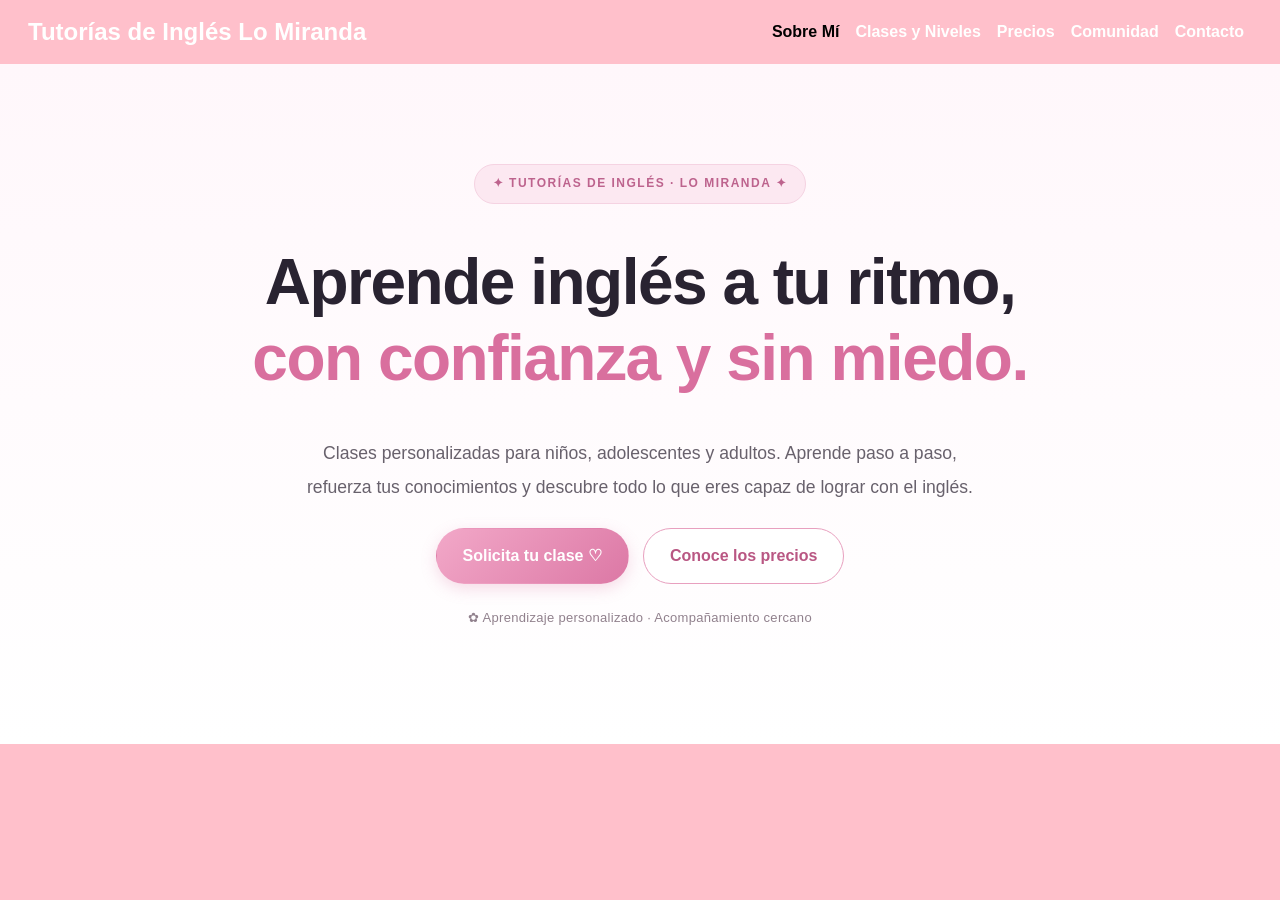
<file: index.html>
<!DOCTYPE html>
<html lang="es">
<head>
    <meta charset="UTF-8">
    <meta name="viewport" content="width=device-width, initial-scale=1.0">
    <title>Tutorías de Inglés | Lo Miranda</title>
    <link href="https://cdn.jsdelivr.net/npm/bootstrap@5.3.8/dist/css/bootstrap.min.css" 
    rel="stylesheet">
    <link rel="stylesheet" href="styles.css">

</head>
<body>

<!-- NAVBAR -->

<nav class="navbar navbar-expand bg-1">
  <div class="container-fluid">
    <a class="navbar-brand" href="#">Tutorías de Inglés Lo Miranda</a>
    <div class="nav-overflow" data-bs-toggle="nav-overflow">
      <ul class="nav navbar-nav">
        <li class="nav-item">
          <a class="nav-link active" aria-current="page" href="sobre-mi.html">Sobre Mí</a>
        </li>
        <li class="nav-item">
          <a class="nav-link" href="clases-y-niveles.html">Clases y Niveles</a>
        </li>
        <li class="nav-item">
          <a class="nav-link" href="precios.html">Precios</a>
        </li>
        <li class="nav-item">
          <a class="nav-link" href="comunidad.html">Comunidad</a>
        </li>
        <li class="nav-item">
          <a class="nav-link" href="contacto.html">Contacto</a>
        </li>
      </ul>
    </div>
  </div>
</nav>


<!-- PORTADA PRINCIPAL -->
<section class="hero-tutorias container-fluid py-5">
    <div class="container">
        <div class="row justify-content-center text-center">
            <div class="col-lg-9 col-md-11">

                <span class="hero-etiqueta">
                    ✦ TUTORÍAS DE INGLÉS · LO MIRANDA ✦
                </span>

                <h1 class="hero-titulo mt-4">
                    Aprende inglés a tu ritmo,
                    <span>con confianza y sin miedo.</span>
                </h1>

                <p class="hero-descripcion mt-4">
                    Clases personalizadas para niños, adolescentes
                    y adultos. Aprende paso a paso, refuerza tus
                    conocimientos y descubre todo lo que eres capaz
                    de lograr con el inglés.
                </p>

                <div class="hero-botones mt-4">
                    <a href="contacto.html" class="btn-solid theme-primary">
                        Solicita tu clase ♡
                    </a>

                    <a href="precios.html" class="btn-secundario">
                        Conoce los precios
                    </a>
                </div>

                <p class="hero-nota mt-4">
                    ✿ Aprendizaje personalizado · Acompañamiento cercano
                </p>

            </div>
        </div>
    </div>
</section>


<script type="module" 
src="https://cdn.jsdelivr.net/npm/bootstrap@5.3.8/dist/js/bootstrap.bundle.min.js" 
integrity="sha384-1a/pXj49ZQ1aHEmrJ+gMw1otqoVsYwlEnlD8mIfY2TV03r20Y0CN7uqx1tQogjPL" 
crossorigin="anonymous"></script>
</body>
</html>
</file>
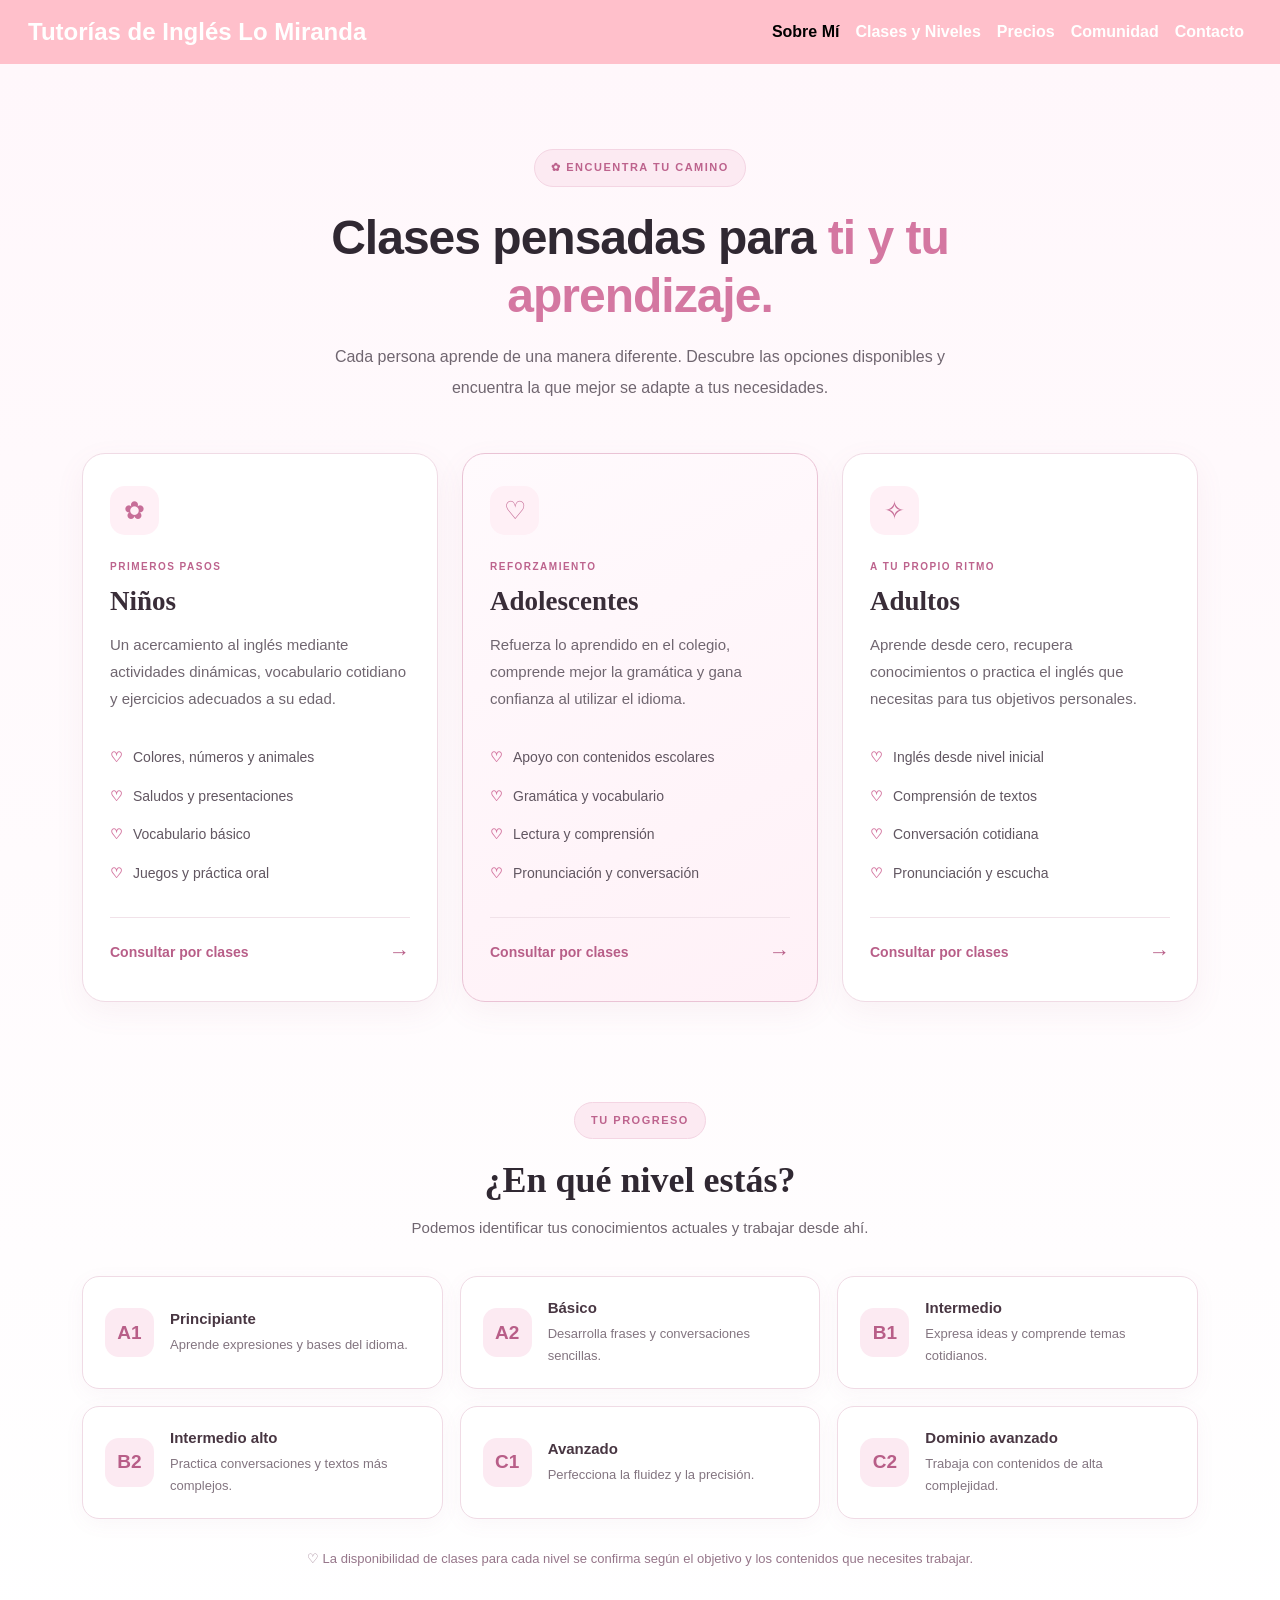
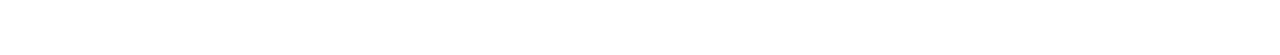
<file: clases-y-niveles.html>
<!DOCTYPE html>
<html lang="es">
<head>
    <meta charset="UTF-8">
    <meta name="viewport" content="width=device-width, initial-scale=1.0">
    <title>Tutorías de Inglés | Lo Miranda</title>
     <link href="https://cdn.jsdelivr.net/npm/bootstrap@5.3.8/dist/css/bootstrap.min.css" 
    rel="stylesheet">
    <link rel="stylesheet" href="clases-y-niveles.css">
</head>
<body>
    
    <!-- NAVBAR -->

<nav class="navbar navbar-expand bg-1">
  <div class="container-fluid">
    <a class="navbar-brand" href="index.html">Tutorías de Inglés Lo Miranda</a>
    <div class="nav-overflow" data-bs-toggle="nav-overflow">
      <ul class="nav navbar-nav">
        <li class="nav-item">
          <a class="nav-link active" aria-current="page" href="sobre-mi.html">Sobre Mí</a>
        </li>
        <li class="nav-item">
          <a class="nav-link" href="clases-y-niveles.html">Clases y Niveles</a>
        </li>
        <li class="nav-item">
          <a class="nav-link" href="precios.html">Precios</a>
        </li>
        <li class="nav-item">
          <a class="nav-link" href="comunidad.html">Comunidad</a>
        </li>
        <li class="nav-item">
          <a class="nav-link" href="contacto.html">Contacto</a>
        </li>
      </ul>
    </div>
  </div>
</nav>


<!-- =================================
     SECCIÓN CLASES Y NIVELES
================================== -->

<section id="clases" class="clases-section">
    <div class="container">

        <div class="clases-encabezado">
            <span class="clases-etiqueta">
                ✿ ENCUENTRA TU CAMINO
            </span>

            <h2 class="clases-titulo">
                Clases pensadas para
                <span>ti y tu aprendizaje.</span>
            </h2>

            <p class="clases-descripcion">
                Cada persona aprende de una manera diferente.
                Descubre las opciones disponibles y encuentra
                la que mejor se adapte a tus necesidades.
            </p>
        </div>

        <div class="row g-4 clases-grid">

            <!-- CLASES PARA NIÑOS -->
            <div class="col-12 col-md-6 col-lg-4">
                <article class="clase-card">
                    <div class="clase-icono">✿</div>

                    <span class="clase-categoria">
                        PRIMEROS PASOS
                    </span>

                    <h3>Niños</h3>

                    <p>
                        Un acercamiento al inglés mediante
                        actividades dinámicas, vocabulario
                        cotidiano y ejercicios adecuados
                        a su edad.
                    </p>

                    <ul>
                        <li>Colores, números y animales</li>
                        <li>Saludos y presentaciones</li>
                        <li>Vocabulario básico</li>
                        <li>Juegos y práctica oral</li>
                    </ul>

                    <a href="#contacto" class="clase-enlace">
                        Consultar por clases
                        <span>→</span>
                    </a>
                </article>
            </div>

            <!-- CLASES PARA ADOLESCENTES -->
            <div class="col-12 col-md-6 col-lg-4">
                <article class="clase-card clase-destacada">
                    <div class="clase-icono">♡</div>

                    <span class="clase-categoria">
                        REFORZAMIENTO
                    </span>

                    <h3>Adolescentes</h3>

                    <p>
                        Refuerza lo aprendido en el colegio,
                        comprende mejor la gramática y gana
                        confianza al utilizar el idioma.
                    </p>

                    <ul>
                        <li>Apoyo con contenidos escolares</li>
                        <li>Gramática y vocabulario</li>
                        <li>Lectura y comprensión</li>
                        <li>Pronunciación y conversación</li>
                    </ul>

                    <a href="#contacto" class="clase-enlace">
                        Consultar por clases
                        <span>→</span>
                    </a>
                </article>
            </div>

            <!-- CLASES PARA ADULTOS -->
            <div class="col-12 col-md-6 col-lg-4">
                <article class="clase-card">
                    <div class="clase-icono">✧</div>

                    <span class="clase-categoria">
                        A TU PROPIO RITMO
                    </span>

                    <h3>Adultos</h3>

                    <p>
                        Aprende desde cero, recupera conocimientos
                        o practica el inglés que necesitas
                        para tus objetivos personales.
                    </p>

                    <ul>
                        <li>Inglés desde nivel inicial</li>
                        <li>Comprensión de textos</li>
                        <li>Conversación cotidiana</li>
                        <li>Pronunciación y escucha</li>
                    </ul>

                    <a href="#contacto" class="clase-enlace">
                        Consultar por clases
                        <span>→</span>
                    </a>
                </article>
            </div>

        </div>

        <!-- NIVELES -->
        <div class="niveles-bloque">
            <div class="niveles-encabezado">
                <span class="clases-etiqueta">
                    TU PROGRESO
                </span>

                <h3>¿En qué nivel estás?</h3>

                <p>
                    Podemos identificar tus conocimientos
                    actuales y trabajar desde ahí.
                </p>
            </div>

            <div class="niveles-grid">

                <article class="nivel-card">
                    <span class="nivel-letra">A1</span>
                    <div>
                        <h4>Principiante</h4>
                        <p>Aprende expresiones y bases del idioma.</p>
                    </div>
                </article>

                <article class="nivel-card">
                    <span class="nivel-letra">A2</span>
                    <div>
                        <h4>Básico</h4>
                        <p>Desarrolla frases y conversaciones sencillas.</p>
                    </div>
                </article>

                <article class="nivel-card">
                    <span class="nivel-letra">B1</span>
                    <div>
                        <h4>Intermedio</h4>
                        <p>Expresa ideas y comprende temas cotidianos.</p>
                    </div>
                </article>

                <article class="nivel-card">
                    <span class="nivel-letra">B2</span>
                    <div>
                        <h4>Intermedio alto</h4>
                        <p>Practica conversaciones y textos más complejos.</p>
                    </div>
                </article>

                <article class="nivel-card">
                    <span class="nivel-letra">C1</span>
                    <div>
                        <h4>Avanzado</h4>
                        <p>Perfecciona la fluidez y la precisión.</p>
                    </div>
                </article>

                <article class="nivel-card">
                    <span class="nivel-letra">C2</span>
                    <div>
                        <h4>Dominio avanzado</h4>
                        <p>Trabaja con contenidos de alta complejidad.</p>
                    </div>
                </article>

            </div>

            <p class="niveles-nota">
                ♡ La disponibilidad de clases para cada nivel
                se confirma según el objetivo y los contenidos
                que necesites trabajar.
            </p>
        </div>

    </div>
</section>



<script type="module" 
src="https://cdn.jsdelivr.net/npm/bootstrap@5.3.8/dist/js/bootstrap.bundle.min.js" 
integrity="sha384-1a/pXj49ZQ1aHEmrJ+gMw1otqoVsYwlEnlD8mIfY2TV03r20Y0CN7uqx1tQogjPL" 
crossorigin="anonymous"></script>
</body>
</html>
</file>
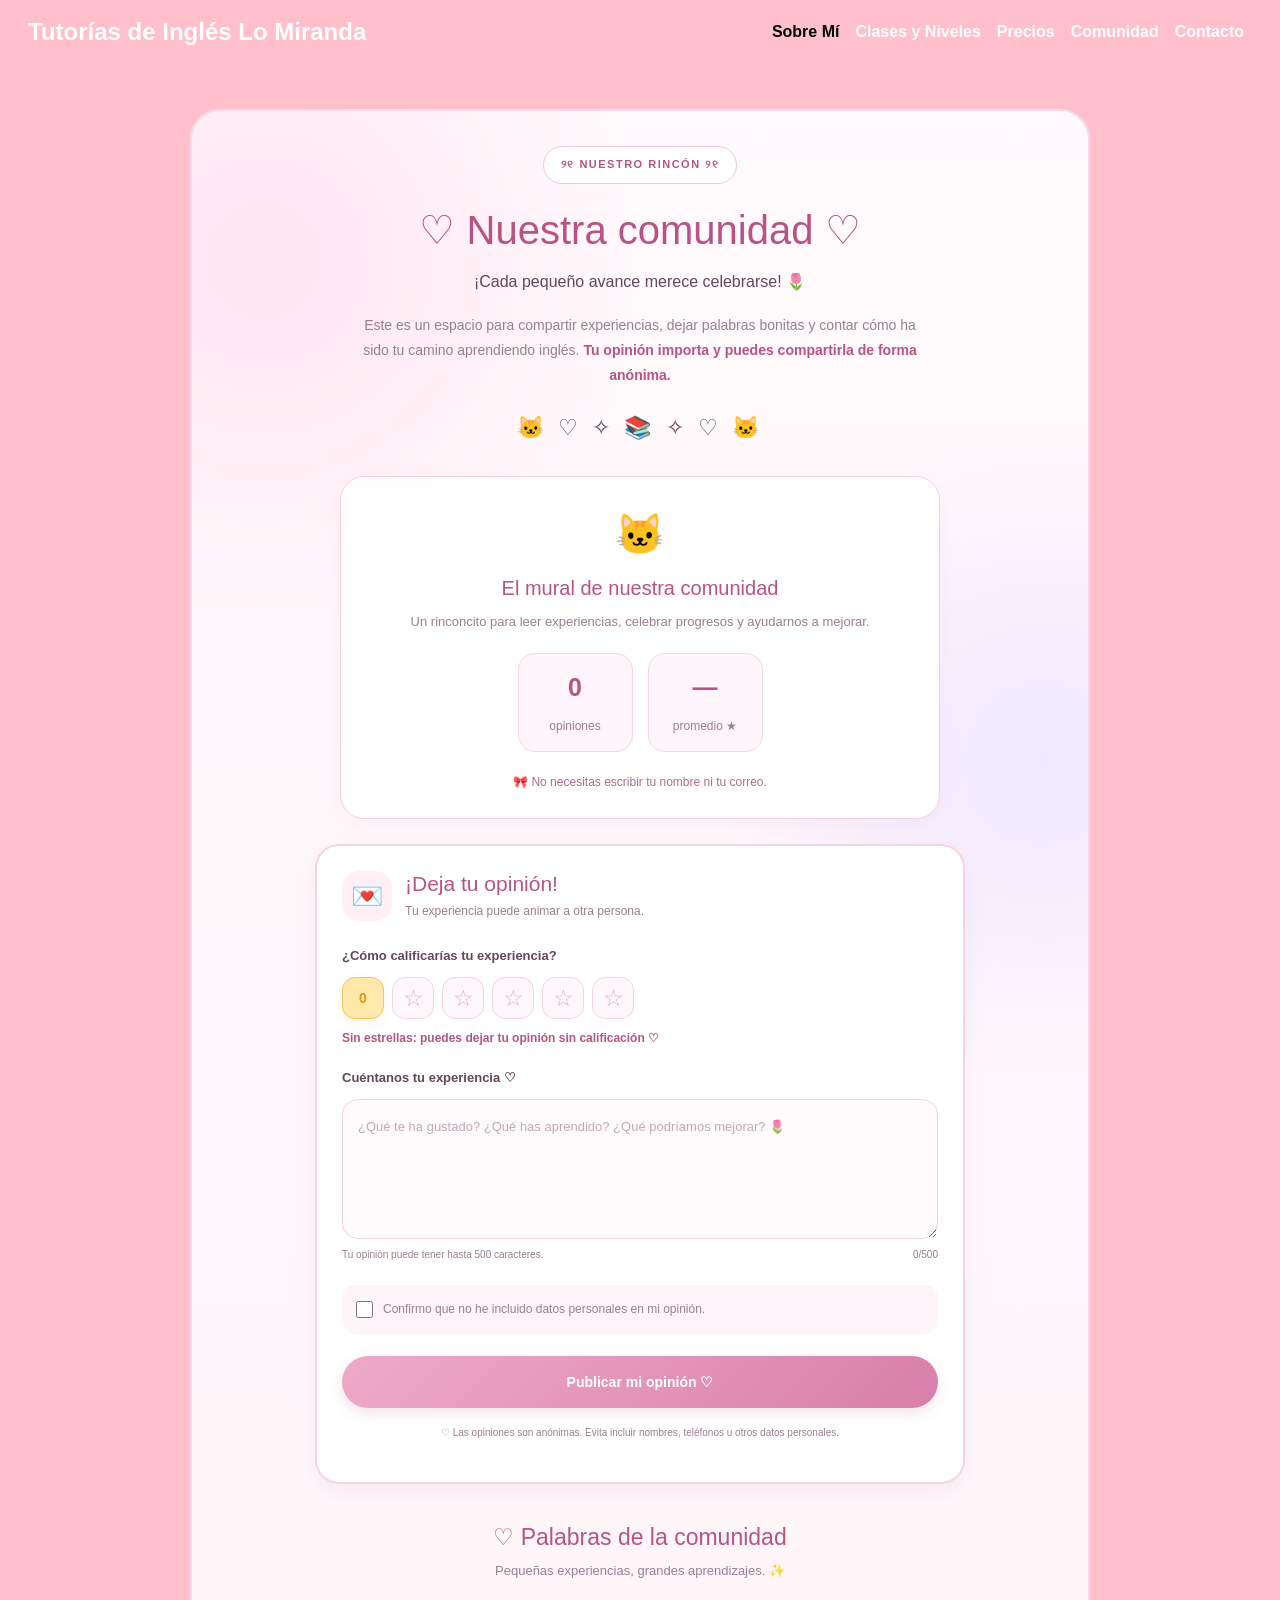
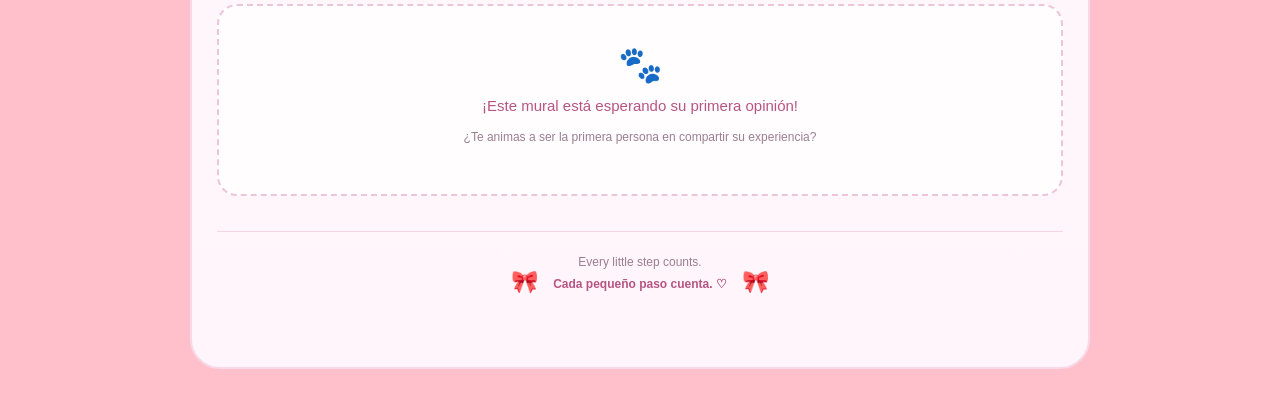
<file: comunidad.html>
<!DOCTYPE html>
<html lang="es">
<head>
    <meta charset="UTF-8">
    <meta name="viewport" content="width=device-width, initial-scale=1.0">
    <title>Tutorías de Inglés | Lo Miranda</title>
     <link href="https://cdn.jsdelivr.net/npm/bootstrap@5.3.8/dist/css/bootstrap.min.css" 
    rel="stylesheet">
    <link rel="stylesheet" href="comunidad.css">
    <link rel="stylesheet" href="comunidad.js">
</head>
<body>
    
    <!-- NAVBAR -->

<nav class="navbar navbar-expand bg-1">
  <div class="container-fluid">
    <a class="navbar-brand" href="index.html">Tutorías de Inglés Lo Miranda</a>
    <div class="nav-overflow" data-bs-toggle="nav-overflow">
      <ul class="nav navbar-nav">
        <li class="nav-item">
          <a class="nav-link active" aria-current="page" href="sobre-mi.html">Sobre Mí</a>
        </li>
        <li class="nav-item">
          <a class="nav-link" href="clases-y-niveles.html">Clases y Niveles</a>
        </li>
        <li class="nav-item">
          <a class="nav-link" href="precios.html">Precios</a>
        </li>
        <li class="nav-item">
          <a class="nav-link" href="comunidad.html">Comunidad</a>
        </li>
        <li class="nav-item">
          <a class="nav-link" href="contacto.html">Contacto</a>
        </li>
      </ul>
    </div>
  </div>
</nav>


<!-- COMUNIDAD -->
<section class="comunidad" id="comunidad">

    <div class="comunidad-encabezado">
        <span class="comunidad-etiqueta">୨୧ NUESTRO RINCÓN ୨୧</span>

        <h2>♡ Nuestra comunidad ♡</h2>

        <p>
            ¡Cada pequeño avance merece celebrarse! 🌷
        </p>

        <p class="comunidad-intro">
            Este es un espacio para compartir experiencias,
            dejar palabras bonitas y contar cómo ha sido tu
            camino aprendiendo inglés.
            <strong>Tu opinión importa y puedes compartirla de forma anónima.</strong>
        </p>

        <div class="comunidad-decoracion">
            🐱 ♡ ✧ 📚 ✧ ♡ 🐱
        </div>
    </div>

    <!-- RESUMEN DE OPINIONES -->
    <div class="comunidad-resumen">

        <div class="resumen-gatito">🐱</div>

        <h3>El mural de nuestra comunidad</h3>

        <p>
            Un rinconcito para leer experiencias,
            celebrar progresos y ayudarnos a mejorar.
        </p>

        <div class="comunidad-estadisticas">
            <div class="estadistica">
                <span id="total-opiniones">0</span>
                <small>opiniones</small>
            </div>

            <div class="estadistica">
                <span id="promedio-estrellas">—</span>
                <small>promedio ★</small>
            </div>
        </div>

        <p class="comunidad-privacidad">
            🎀 No necesitas escribir tu nombre ni tu correo.
        </p>

    </div>

    <!-- FORMULARIO -->
    <div class="opinion-formulario">

        <div class="formulario-titulo">
            <span>💌</span>
            <div>
                <h3>¡Deja tu opinión!</h3>
                <p>Tu experiencia puede animar a otra persona.</p>
            </div>
        </div>

        <form id="form-opinion">

            <label class="etiqueta-campo">
                ¿Cómo calificarías tu experiencia?
            </label>

            <div class="selector-estrellas"
                 role="radiogroup"
                 aria-label="Calificación de 0 a 5 estrellas">

                <button type="button" class="estrella"
                    data-valor="0" aria-pressed="true"
                    aria-label="0 estrellas">0</button>

                <button type="button" class="estrella"
                    data-valor="1" aria-pressed="false"
                    aria-label="1 estrella">★</button>

                <button type="button" class="estrella"
                    data-valor="2" aria-pressed="false"
                    aria-label="2 estrellas">★</button>

                <button type="button" class="estrella"
                    data-valor="3" aria-pressed="false"
                    aria-label="3 estrellas">★</button>

                <button type="button" class="estrella"
                    data-valor="4" aria-pressed="false"
                    aria-label="4 estrellas">★</button>

                <button type="button" class="estrella"
                    data-valor="5" aria-pressed="false"
                    aria-label="5 estrellas">★</button>

            </div>

            <p id="texto-calificacion" class="texto-calificacion">
                Aún no has seleccionado una calificación ♡
            </p>

            <label for="opinion-texto" class="etiqueta-campo">
                Cuéntanos tu experiencia ♡
            </label>

            <textarea
                id="opinion-texto"
                maxlength="500"
                placeholder="¿Qué te ha gustado? ¿Qué has aprendido? ¿Qué podríamos mejorar? 🌷"
                required
            ></textarea>

            <div class="contador-caracteres">
                <span>Tu opinión puede tener hasta 500 caracteres.</span>
                <span id="contador-opinion">0/500</span>
            </div>

            <label class="casilla-anonima">
                <input type="checkbox" id="confirmar-anonimato" required>
                <span>
                    Confirmo que no he incluido datos personales
                    en mi opinión.
                </span>
            </label>

            <button type="submit" class="boton-publicar">
                Publicar mi opinión ♡
            </button>

            <p id="mensaje-opinion"
               class="mensaje-opinion"
               aria-live="polite"></p>

            <p class="nota-comunidad">
                ♡ Las opiniones son anónimas. Evita incluir nombres,
                teléfonos u otros datos personales.
            </p>

        </form>
    </div>

    <!-- OPINIONES PUBLICADAS -->
    <div class="mural-opiniones">

        <div class="mural-titulo">
            <h3>♡ Palabras de la comunidad</h3>
            <p>Pequeñas experiencias, grandes aprendizajes. ✨</p>
        </div>

        <div id="lista-opiniones" class="lista-opiniones">

            <div class="opiniones-vacias" id="opiniones-vacias">
                <span>🐾</span>
                <h4>¡Este mural está esperando su primera opinión!</h4>
                <p>
                    ¿Te animas a ser la primera persona en compartir
                    su experiencia?
                </p>
            </div>

        </div>

    </div>

    <div class="comunidad-pie">
        <span>🎀</span>
        <p>
            Every little step counts.
            <br>
            <strong>Cada pequeño paso cuenta. ♡</strong>
        </p>
        <span>🎀</span>
    </div>

</section>


<script type="module" 
src="https://cdn.jsdelivr.net/npm/bootstrap@5.3.8/dist/js/bootstrap.bundle.min.js" 
integrity="sha384-1a/pXj49ZQ1aHEmrJ+gMw1otqoVsYwlEnlD8mIfY2TV03r20Y0CN7uqx1tQogjPL" 
crossorigin="anonymous"></script>

<script src="comunidad.js" defer></script>

</body>
</html>
</file>
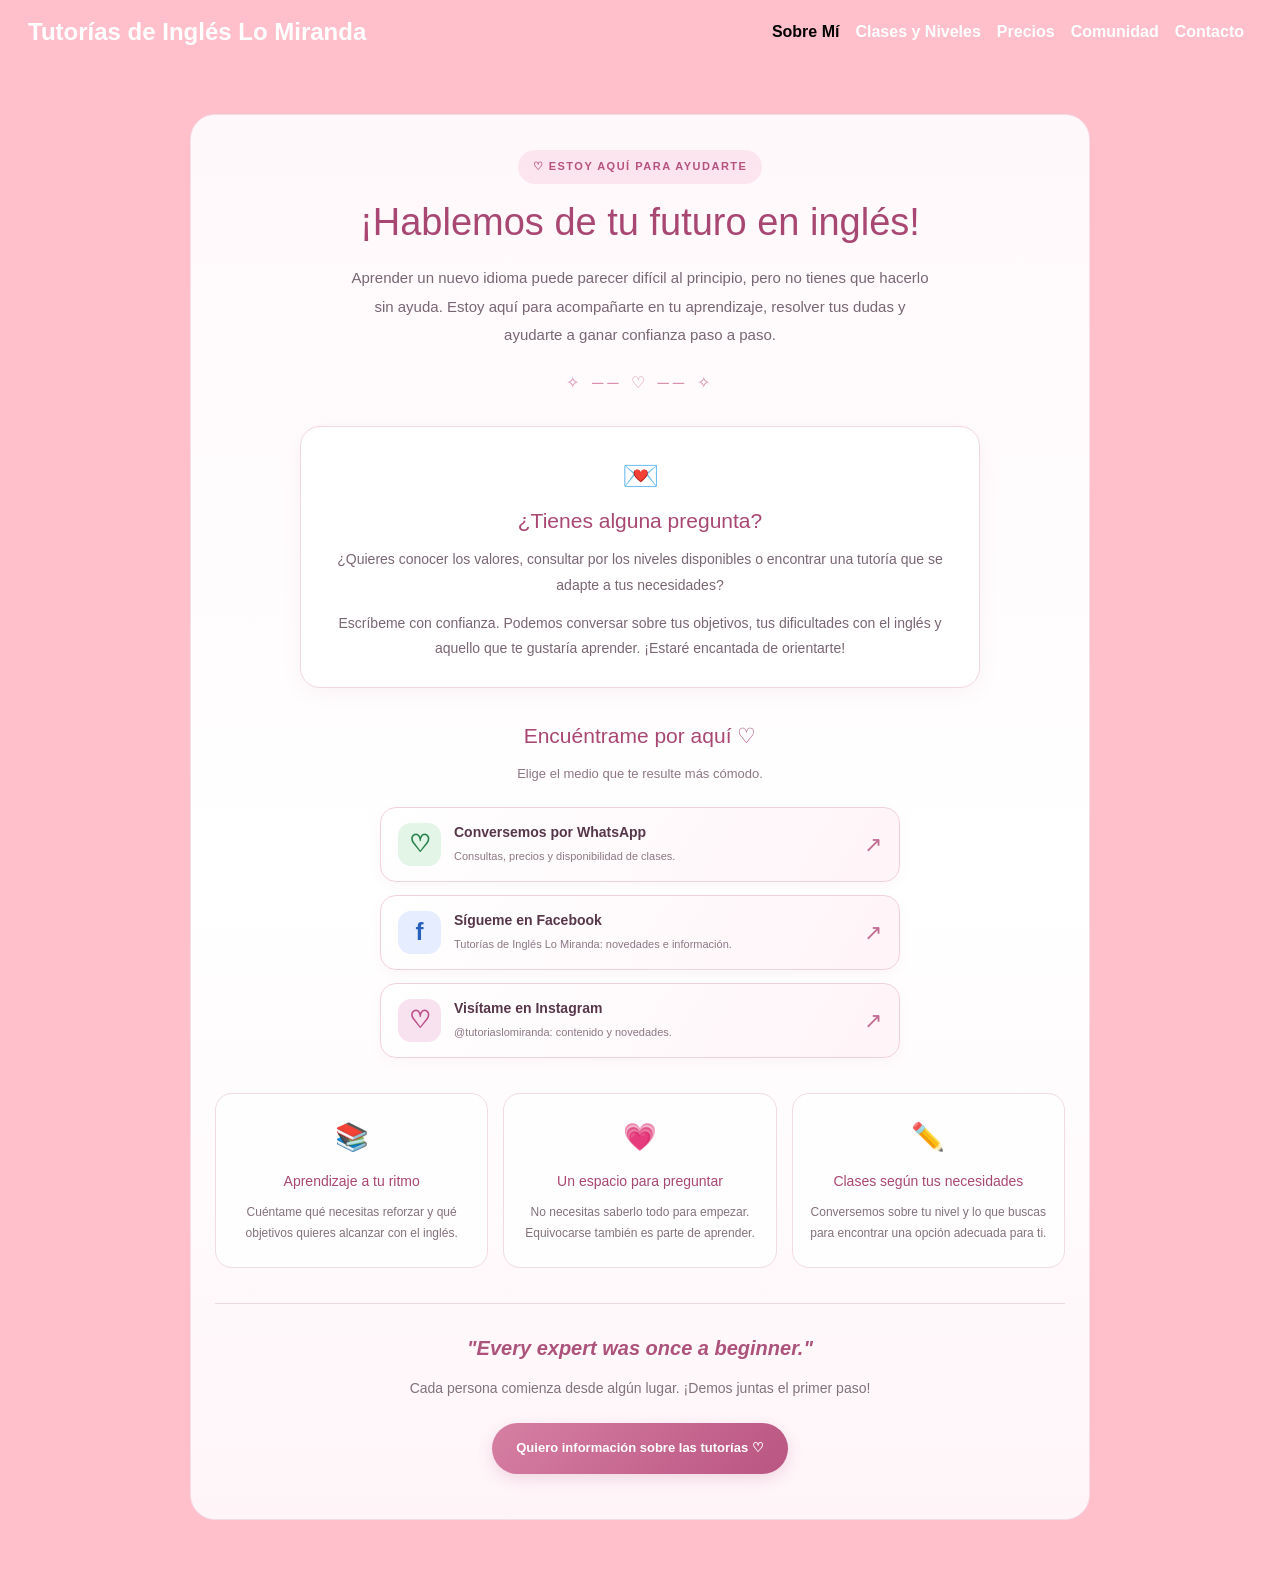
<file: contacto.html>
<!DOCTYPE html>
<html lang="es">
<head>
    <meta charset="UTF-8">
    <meta name="viewport" content="width=device-width, initial-scale=1.0">
    <title>Document</title>
     <link href="https://cdn.jsdelivr.net/npm/bootstrap@5.3.8/dist/css/bootstrap.min.css" 
    rel="stylesheet">
    <link rel="stylesheet" href="contacto.css">
</head>
<body>
    
    <!-- NAVBAR -->

<nav class="navbar navbar-expand bg-1">
  <div class="container-fluid">
    <a class="navbar-brand" href="index.html">Tutorías de Inglés Lo Miranda</a>
    <div class="nav-overflow" data-bs-toggle="nav-overflow">
      <ul class="nav navbar-nav">
        <li class="nav-item">
          <a class="nav-link active" aria-current="page" href="sobre-mi.html">Sobre Mí</a>
        </li>
        <li class="nav-item">
          <a class="nav-link" href="clases-y-niveles.html">Clases y Niveles</a>
        </li>
        <li class="nav-item">
          <a class="nav-link" href="precios.html">Precios</a>
        </li>
        <li class="nav-item">
          <a class="nav-link" href="comunidad.html">Comunidad</a>
        </li>
        <li class="nav-item">
          <a class="nav-link" href="contacto.html">Contacto</a>
        </li>
      </ul>
    </div>
  </div>
</nav>



<!-- SECCIÓN DE CONTACTO -->
<section class="seccion-contacto" id="contacto">

    <!-- ENCABEZADO -->
    <div class="contacto-encabezado">
        <span class="contacto-etiqueta">
            ♡ ESTOY AQUÍ PARA AYUDARTE
        </span>

        <h2>¡Hablemos de tu futuro en inglés!</h2>

        <p class="contacto-introduccion">
            Aprender un nuevo idioma puede parecer difícil al principio,
            pero no tienes que hacerlo sin ayuda.
            Estoy aquí para acompañarte en tu aprendizaje,
            resolver tus dudas y ayudarte a ganar confianza
            paso a paso.
        </p>

        <div class="contacto-decoracion">✧ ── ♡ ── ✧</div>
    </div>

    <!-- MENSAJE PRINCIPAL -->
    <div class="contacto-mensaje">
        <div class="contacto-mensaje-icono">💌</div>

        <h3>¿Tienes alguna pregunta?</h3>

        <p>
            ¿Quieres conocer los valores, consultar por los niveles
            disponibles o encontrar una tutoría que se adapte a tus
            necesidades?
        </p>

        <p>
            Escríbeme con confianza. Podemos conversar sobre tus objetivos,
            tus dificultades con el inglés y aquello que te gustaría
            aprender. ¡Estaré encantada de orientarte!
        </p>
    </div>

    <!-- FORMAS DE CONTACTO -->
    <div class="contacto-contenido">

        <h3>Encuéntrame por aquí ♡</h3>

        <p class="contacto-subtexto">
            Elige el medio que te resulte más cómodo.
        </p>

        <!-- WHATSAPP -->
        <a
            class="contacto-opcion contacto-whatsapp"
            href="https://wa.me/56977773378?text=Hola%2C%20Ina.%20Quisiera%20consultar%20por%20las%20tutor%C3%ADas%20de%20ingl%C3%A9s."
            target="_blank"
            rel="noopener noreferrer"
        >
            <span class="contacto-icono">♡</span>

            <span class="contacto-opcion-texto">
                <strong>Conversemos por WhatsApp</strong>
                <small>Consultas, precios y disponibilidad de clases.</small>
            </span>

            <span class="contacto-flecha">↗</span>
        </a>

        <!-- FACEBOOK -->
        <a
            class="contacto-opcion contacto-facebook"
            href="https://www.facebook.com/share/1ZtMwC19ki/"
            target="_blank"
            rel="noopener noreferrer"
        >
            <span class="contacto-icono">f</span>

            <span class="contacto-opcion-texto">
                <strong>Sígueme en Facebook</strong>
                <small>Tutorías de Inglés Lo Miranda: novedades e información.</small>
            </span>

            <span class="contacto-flecha">↗</span>
        </a>

        <!-- INSTAGRAM -->
        <a
            class="contacto-opcion contacto-instagram"
            href="https://www.instagram.com/tutoriaslomiranda/"
            target="_blank"
            rel="noopener noreferrer"
        >
            <span class="contacto-icono">♡</span>

            <span class="contacto-opcion-texto">
                <strong>Visítame en Instagram</strong>
                <small>@tutoriaslomiranda: contenido y novedades.</small>
            </span>

            <span class="contacto-flecha">↗</span>
        </a>

    </div>

    <!-- INFORMACIÓN ADICIONAL -->
    <div class="contacto-informacion">

        <div class="contacto-info-item">
            <span>📚</span>
            <div>
                <h4>Aprendizaje a tu ritmo</h4>
                <p>
                    Cuéntame qué necesitas reforzar y qué objetivos
                    quieres alcanzar con el inglés.
                </p>
            </div>
        </div>

        <div class="contacto-info-item">
            <span>💗</span>
            <div>
                <h4>Un espacio para preguntar</h4>
                <p>
                    No necesitas saberlo todo para empezar.
                    Equivocarse también es parte de aprender.
                </p>
            </div>
        </div>

        <div class="contacto-info-item">
            <span>✏️</span>
            <div>
                <h4>Clases según tus necesidades</h4>
                <p>
                    Conversemos sobre tu nivel y lo que buscas
                    para encontrar una opción adecuada para ti.
                </p>
            </div>
        </div>

    </div>

    <!-- CIERRE -->
    <div class="contacto-cierre">
        <p class="contacto-frase">
            "Every expert was once a beginner."
        </p>

        <p>
            Cada persona comienza desde algún lugar.
            ¡Demos juntas el primer paso!
        </p>

        <a
            class="contacto-cta"
            href="https://wa.me/56977773378?text=Hola%2C%20Ina.%20Me%20gustar%C3%ADa%20obtener%20informaci%C3%B3n%20sobre%20las%20tutor%C3%ADas%20de%20ingl%C3%A9s."
            target="_blank"
            rel="noopener noreferrer"
        >
            Quiero información sobre las tutorías ♡
        </a>
    </div>

</section>




<script type="module" 
src="https://cdn.jsdelivr.net/npm/bootstrap@5.3.8/dist/js/bootstrap.bundle.min.js" 
integrity="sha384-1a/pXj49ZQ1aHEmrJ+gMw1otqoVsYwlEnlD8mIfY2TV03r20Y0CN7uqx1tQogjPL" 
crossorigin="anonymous"></script>
</body>
</html>
</file>
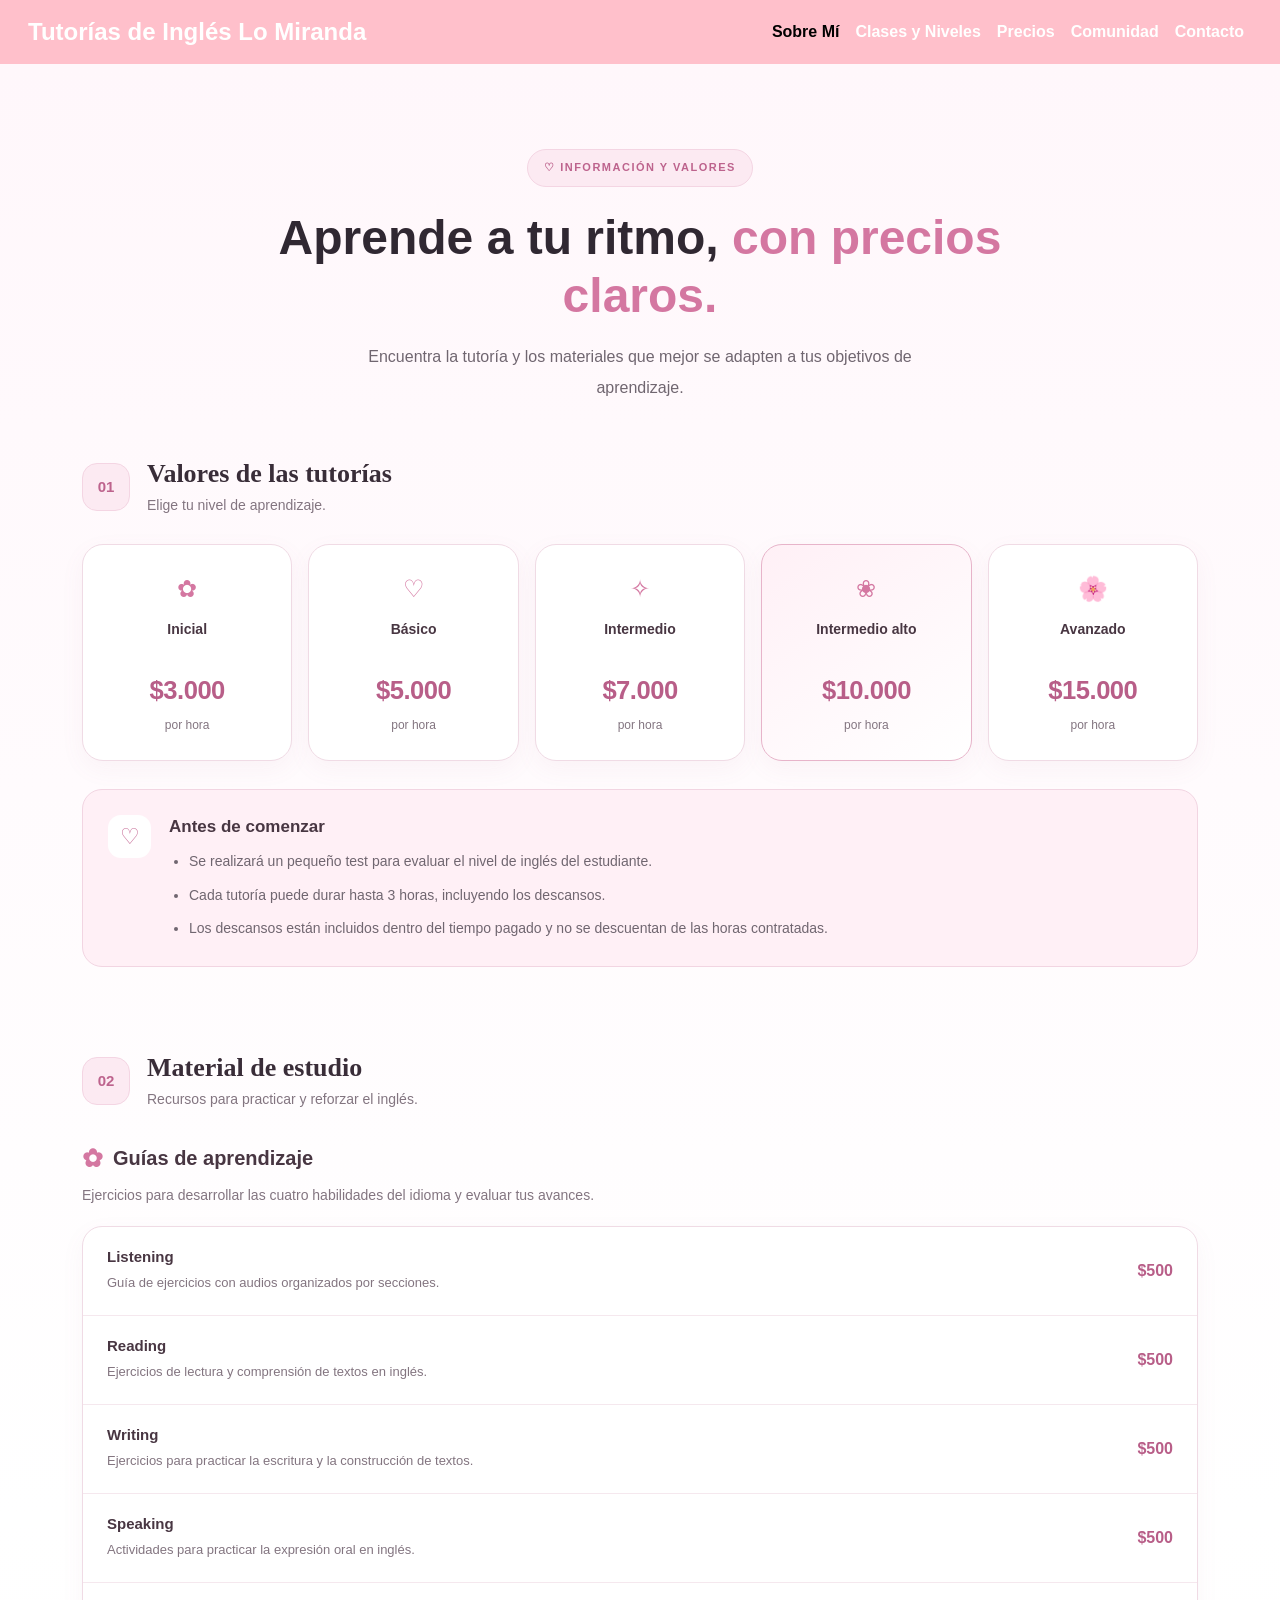
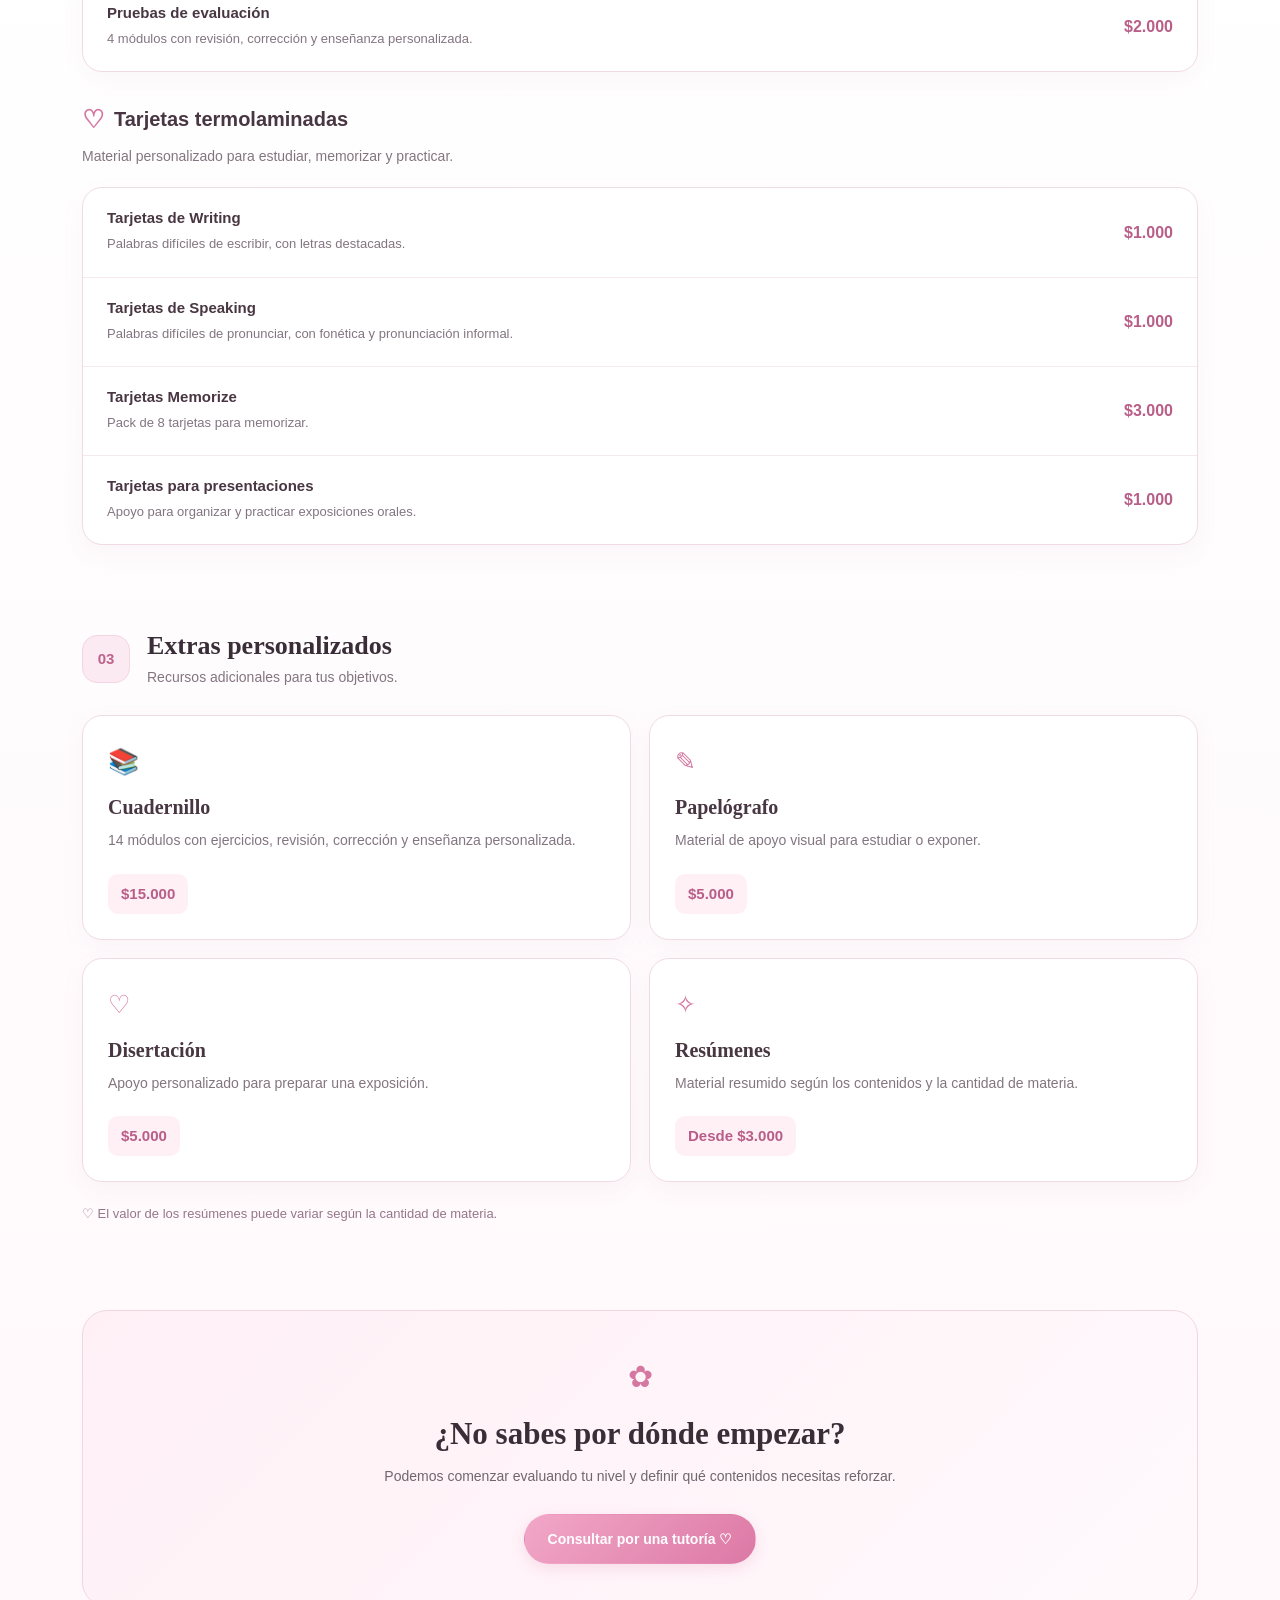
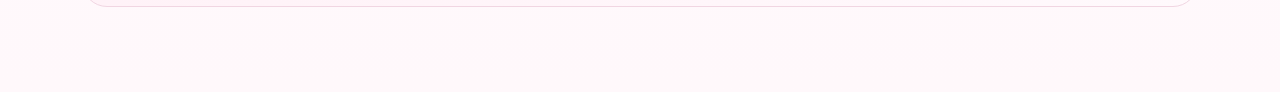
<file: precios.html>
<!DOCTYPE html>
<html lang="es">
<head>
    <meta charset="UTF-8">
    <meta name="viewport" content="width=device-width, initial-scale=1.0">
    <title>Document</title>
     <link href="https://cdn.jsdelivr.net/npm/bootstrap@5.3.8/dist/css/bootstrap.min.css" 
    rel="stylesheet">
    <link rel="stylesheet" href="precios.css">
</head>
<body>
    
    <!-- NAVBAR -->

<nav class="navbar navbar-expand bg-1">
  <div class="container-fluid">
    <a class="navbar-brand" href="index.html">Tutorías de Inglés Lo Miranda</a>
    <div class="nav-overflow" data-bs-toggle="nav-overflow">
      <ul class="nav navbar-nav">
        <li class="nav-item">
          <a class="nav-link active" aria-current="page" href="sobre-mi.html">Sobre Mí</a>
        </li>
        <li class="nav-item">
          <a class="nav-link" href="clases-y-niveles.html">Clases y Niveles</a>
        </li>
        <li class="nav-item">
          <a class="nav-link" href="precios.html">Precios</a>
        </li>
        <li class="nav-item">
          <a class="nav-link" href="comunidad.html">Comunidad</a>
        </li>
        <li class="nav-item">
          <a class="nav-link" href="contacto.html">Contacto</a>
        </li>
      </ul>
    </div>
  </div>
</nav>


<!-- =================================
     PRECIOS Y MATERIAL DE ESTUDIO
================================== -->

<section id="precios" class="precios-section">
    <div class="container">

        <!-- ENCABEZADO -->
        <header class="precios-encabezado">
            <span class="precios-etiqueta">♡ INFORMACIÓN Y VALORES</span>

            <h2 class="precios-titulo">
                Aprende a tu ritmo,
                <span>con precios claros.</span>
            </h2>

            <p class="precios-descripcion">
                Encuentra la tutoría y los materiales que mejor
                se adapten a tus objetivos de aprendizaje.
            </p>
        </header>

        <!-- VALORES POR HORA -->
        <div class="precios-subtitulo">
            <span class="precios-numero">01</span>
            <div>
                <h3>Valores de las tutorías</h3>
                <p>Elige tu nivel de aprendizaje.</p>
            </div>
        </div>

        <div class="row g-3 precios-grid">

            <div class="col-12 col-sm-6 col-lg">
                <article class="precio-card">
                    <span class="precio-icono">✿</span>
                    <h4>Inicial</h4>
                    <p class="precio-monto">$3.000</p>
                    <span class="precio-unidad">por hora</span>
                </article>
            </div>

            <div class="col-12 col-sm-6 col-lg">
                <article class="precio-card">
                    <span class="precio-icono">♡</span>
                    <h4>Básico</h4>
                    <p class="precio-monto">$5.000</p>
                    <span class="precio-unidad">por hora</span>
                </article>
            </div>

            <div class="col-12 col-sm-6 col-lg">
                <article class="precio-card">
                    <span class="precio-icono">✧</span>
                    <h4>Intermedio</h4>
                    <p class="precio-monto">$7.000</p>
                    <span class="precio-unidad">por hora</span>
                </article>
            </div>

            <div class="col-12 col-sm-6 col-lg">
                <article class="precio-card precio-card-destacado">
                    <span class="precio-icono">❀</span>
                    <h4>Intermedio alto</h4>
                    <p class="precio-monto">$10.000</p>
                    <span class="precio-unidad">por hora</span>
                </article>
            </div>

            <div class="col-12 col-sm-6 col-lg">
                <article class="precio-card">
                    <span class="precio-icono">🌸</span>
                    <h4>Avanzado</h4>
                    <p class="precio-monto">$15.000</p>
                    <span class="precio-unidad">por hora</span>
                </article>
            </div>

        </div>

        <!-- CONDICIONES -->
        <div class="precios-condiciones">
            <div class="condicion-icono">♡</div>
            <div>
                <h4>Antes de comenzar</h4>
                <ul>
                    <li>
                        Se realizará un pequeño test para evaluar
                        el nivel de inglés del estudiante.
                    </li>
                    <li>
                        Cada tutoría puede durar hasta 3 horas,
                        incluyendo los descansos.
                    </li>
                    <li>
                        Los descansos están incluidos dentro
                        del tiempo pagado y no se descuentan
                        de las horas contratadas.
                    </li>
                </ul>
            </div>
        </div>

        <!-- GUÍAS -->
        <div class="material-bloque">
            <div class="precios-subtitulo">
                <span class="precios-numero">02</span>
                <div>
                    <h3>Material de estudio</h3>
                    <p>Recursos para practicar y reforzar el inglés.</p>
                </div>
            </div>

            <div class="material-categoria">
                <h4><span>✿</span> Guías de aprendizaje</h4>
                <p class="material-intro">
                    Ejercicios para desarrollar las cuatro
                    habilidades del idioma y evaluar tus avances.
                </p>

                <div class="material-lista">

                    <article class="material-item">
                        <div class="material-info">
                            <h5>Listening</h5>
                            <p>
                                Guía de ejercicios con audios
                                organizados por secciones.
                            </p>
                        </div>
                        <span class="material-precio">$500</span>
                    </article>

                    <article class="material-item">
                        <div class="material-info">
                            <h5>Reading</h5>
                            <p>
                                Ejercicios de lectura y comprensión
                                de textos en inglés.
                            </p>
                        </div>
                        <span class="material-precio">$500</span>
                    </article>

                    <article class="material-item">
                        <div class="material-info">
                            <h5>Writing</h5>
                            <p>
                                Ejercicios para practicar la escritura
                                y la construcción de textos.
                            </p>
                        </div>
                        <span class="material-precio">$500</span>
                    </article>

                    <article class="material-item">
                        <div class="material-info">
                            <h5>Speaking</h5>
                            <p>
                                Actividades para practicar la expresión
                                oral en inglés.
                            </p>
                        </div>
                        <span class="material-precio">$500</span>
                    </article>

                    <article class="material-item">
                        <div class="material-info">
                            <h5>Pruebas de evaluación</h5>
                            <p>
                                4 módulos con revisión, corrección
                                y enseñanza personalizada.
                            </p>
                        </div>
                        <span class="material-precio">$2.000</span>
                    </article>

                </div>
            </div>

            <!-- TARJETAS TERMOLAMINADAS -->
            <div class="material-categoria">
                <h4><span>♡</span> Tarjetas termolaminadas</h4>
                <p class="material-intro">
                    Material personalizado para estudiar,
                    memorizar y practicar.
                </p>

                <div class="material-lista">

                    <article class="material-item">
                        <div class="material-info">
                            <h5>Tarjetas de Writing</h5>
                            <p>
                                Palabras difíciles de escribir,
                                con letras destacadas.
                            </p>
                        </div>
                        <span class="material-precio">$1.000</span>
                    </article>

                    <article class="material-item">
                        <div class="material-info">
                            <h5>Tarjetas de Speaking</h5>
                            <p>
                                Palabras difíciles de pronunciar,
                                con fonética y pronunciación informal.
                            </p>
                        </div>
                        <span class="material-precio">$1.000</span>
                    </article>

                    <article class="material-item">
                        <div class="material-info">
                            <h5>Tarjetas Memorize</h5>
                            <p>Pack de 8 tarjetas para memorizar.</p>
                        </div>
                        <span class="material-precio">$3.000</span>
                    </article>

                    <article class="material-item">
                        <div class="material-info">
                            <h5>Tarjetas para presentaciones</h5>
                            <p>
                                Apoyo para organizar y practicar
                                exposiciones orales.
                            </p>
                        </div>
                        <span class="material-precio">$1.000</span>
                    </article>

                </div>
            </div>
        </div>

        <!-- EXTRAS -->
        <div class="material-bloque extras-bloque">
            <div class="precios-subtitulo">
                <span class="precios-numero">03</span>
                <div>
                    <h3>Extras personalizados</h3>
                    <p>Recursos adicionales para tus objetivos.</p>
                </div>
            </div>

            <div class="extras-grid">

                <article class="extra-card">
                    <span class="extra-icono">📚</span>
                    <h4>Cuadernillo</h4>
                    <p>
                        14 módulos con ejercicios, revisión,
                        corrección y enseñanza personalizada.
                    </p>
                    <span class="extra-precio">$15.000</span>
                </article>

                <article class="extra-card">
                    <span class="extra-icono">✎</span>
                    <h4>Papelógrafo</h4>
                    <p>Material de apoyo visual para estudiar o exponer.</p>
                    <span class="extra-precio">$5.000</span>
                </article>

                <article class="extra-card">
                    <span class="extra-icono">♡</span>
                    <h4>Disertación</h4>
                    <p>Apoyo personalizado para preparar una exposición.</p>
                    <span class="extra-precio">$5.000</span>
                </article>

                <article class="extra-card">
                    <span class="extra-icono">✧</span>
                    <h4>Resúmenes</h4>
                    <p>
                        Material resumido según los contenidos
                        y la cantidad de materia.
                    </p>
                    <span class="extra-precio">
                        Desde $3.000
                    </span>
                </article>

            </div>

            <p class="extras-nota">
                ♡ El valor de los resúmenes puede variar
                según la cantidad de materia.
            </p>
        </div>

        <!-- CIERRE -->
        <div class="precios-cierre">
            <span>✿</span>
            <h3>¿No sabes por dónde empezar?</h3>
            <p>
                Podemos comenzar evaluando tu nivel y definir
                qué contenidos necesitas reforzar.
            </p>
            <a href="#contacto" class="precios-boton">
                Consultar por una tutoría ♡
            </a>
        </div>

    </div>
</section>



<script type="module" 
src="https://cdn.jsdelivr.net/npm/bootstrap@5.3.8/dist/js/bootstrap.bundle.min.js" 
integrity="sha384-1a/pXj49ZQ1aHEmrJ+gMw1otqoVsYwlEnlD8mIfY2TV03r20Y0CN7uqx1tQogjPL" 
crossorigin="anonymous"></script>
</body>
</html>
</file>
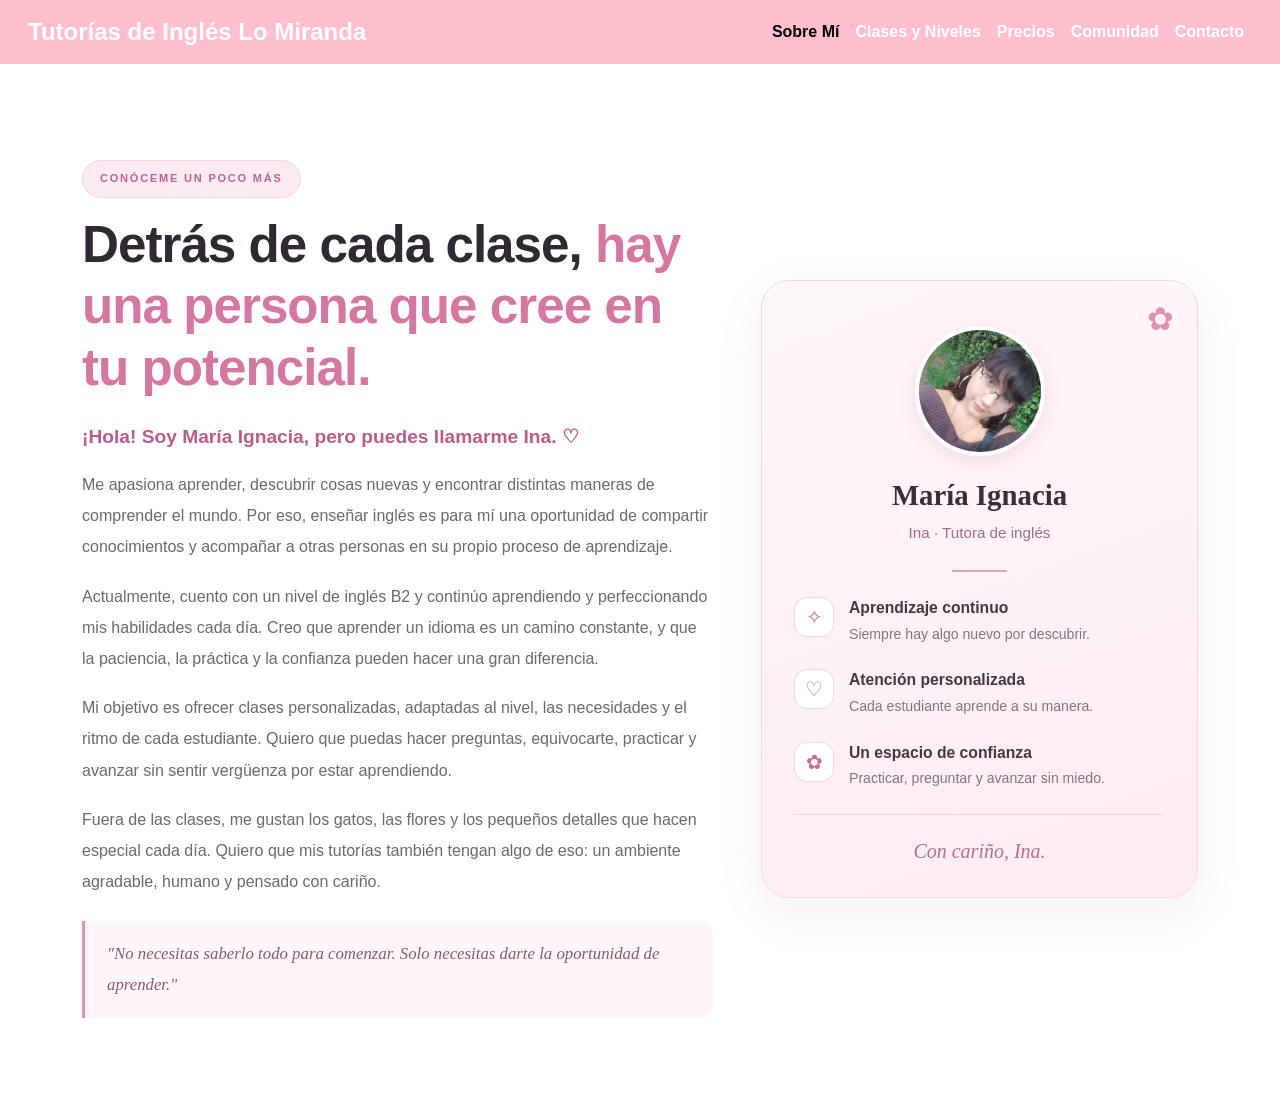
<file: sobre-mi.html>
<!DOCTYPE html>
<html lang="en">

<head>
    <meta charset="UTF-8">
    <meta name="viewport" content="width=device-width, initial-scale=1.0">
    <title>Document</title>
    <link href="https://cdn.jsdelivr.net/npm/bootstrap@5.3.8/dist/css/bootstrap.min.css" rel="stylesheet">
    <link rel="stylesheet" href="sobre-mi.css">
</head>

<body>

    <!-- NAVBAR -->

    <nav class="navbar navbar-expand bg-1">
        <div class="container-fluid">
            <a class="navbar-brand" href="index.html">Tutorías de Inglés Lo Miranda</a>
            <div class="nav-overflow" data-bs-toggle="nav-overflow">
                <ul class="nav navbar-nav">
                    <li class="nav-item">
                        <a class="nav-link active" aria-current="page" href="sobre-mi.html">Sobre Mí</a>
                    </li>
                    <li class="nav-item">
                        <a class="nav-link" href="clases-y-niveles.html">Clases y Niveles</a>
                    </li>
                    <li class="nav-item">
                        <a class="nav-link" href="precios.html">Precios</a>
                    </li>
                    <li class="nav-item">
                        <a class="nav-link" href="comunidad.html">Comunidad</a>
                    </li>
                    <li class="nav-item">
                        <a class="nav-link" href="contacto.html">Contacto</a>
                    </li>
                </ul>
            </div>
        </div>
    </nav>


    <!-- SECCIÓN SOBRE MÍ -->
    <section id="sobre-mi" class="sobre-mi py-5">
        <div class="container py-lg-5">

            <div class="row align-items-center g-5">

                <!-- PRESENTACIÓN -->
                <div class="col-lg-7">

                    <span class="sobre-mi-etiqueta">
                        CONÓCEME UN POCO MÁS
                    </span>

                    <h2 class="sobre-mi-titulo mt-3">
                        Detrás de cada clase,
                        <span>hay una persona que cree en tu potencial.</span>
                    </h2>

                    <p class="sobre-mi-saludo mt-4">
                        ¡Hola! Soy María Ignacia, pero puedes llamarme Ina. ♡
                    </p>

                    <p class="sobre-mi-texto">
                        Me apasiona aprender, descubrir cosas nuevas y
                        encontrar distintas maneras de comprender el mundo.
                        Por eso, enseñar inglés es para mí una oportunidad
                        de compartir conocimientos y acompañar a otras
                        personas en su propio proceso de aprendizaje.
                    </p>

                    <p class="sobre-mi-texto">
                        Actualmente, cuento con un nivel de inglés B2 y
                        continúo aprendiendo y perfeccionando mis habilidades
                        cada día. Creo que aprender un idioma es un camino
                        constante, y que la paciencia, la práctica y la
                        confianza pueden hacer una gran diferencia.
                    </p>

                    <p class="sobre-mi-texto">
                        Mi objetivo es ofrecer clases personalizadas,
                        adaptadas al nivel, las necesidades y el ritmo
                        de cada estudiante. Quiero que puedas hacer
                        preguntas, equivocarte, practicar y avanzar
                        sin sentir vergüenza por estar aprendiendo.
                    </p>

                    <p class="sobre-mi-texto">
                        Fuera de las clases, me gustan los gatos, las flores
                        y los pequeños detalles que hacen especial cada día.
                        Quiero que mis tutorías también tengan algo de eso:
                        un ambiente agradable, humano y pensado con cariño.
                    </p>

                    <div class="sobre-mi-frase mt-4">
                        <p>
                            "No necesitas saberlo todo para comenzar.
                            Solo necesitas darte la oportunidad de aprender."
                        </p>
                    </div>

                </div>

                <!-- TARJETA PERSONAL -->
                <div class="col-lg-5">

                    <div class="sobre-mi-tarjeta">

                        <div class="sobre-mi-decoracion">
                            ✿
                        </div>


                        <div class="sobre-mi-avatar">
                            <img src="img/ina.jpeg" alt="Fotografía de María Ignacia">
                        </div>

                        <h3 class="sobre-mi-nombre">María Ignacia</h3>

                        <p class="sobre-mi-apodo">
                            Ina · Tutora de inglés
                        </p>

                        <div class="sobre-mi-separador"></div>

                        <div class="sobre-mi-dato">
                            <span class="sobre-mi-icono">✧</span>
                            <div>
                                <h4>Aprendizaje continuo</h4>
                                <p>Siempre hay algo nuevo por descubrir.</p>
                            </div>
                        </div>

                        <div class="sobre-mi-dato">
                            <span class="sobre-mi-icono">♡</span>
                            <div>
                                <h4>Atención personalizada</h4>
                                <p>Cada estudiante aprende a su manera.</p>
                            </div>
                        </div>

                        <div class="sobre-mi-dato">
                            <span class="sobre-mi-icono">✿</span>
                            <div>
                                <h4>Un espacio de confianza</h4>
                                <p>Practicar, preguntar y avanzar sin miedo.</p>
                            </div>
                        </div>

                        <div class="sobre-mi-firma">
                            Con cariño, Ina.
                        </div>

                    </div>

                </div>

            </div>
        </div>
    </section>


    <script type="module" src="https://cdn.jsdelivr.net/npm/bootstrap@5.3.8/dist/js/bootstrap.bundle.min.js"
        integrity="sha384-1a/pXj49ZQ1aHEmrJ+gMw1otqoVsYwlEnlD8mIfY2TV03r20Y0CN7uqx1tQogjPL"
        crossorigin="anonymous"></script>
</body>

</html>
</file>
<file: styles.css>
/* Estilos CSS para la página de tutorías de inglés */

body {
    background-color: pink !important; /* Color de fondo rosa */ 
    color: #333; /* Color de texto legible */
    font-family: 'Helvetica Neue', Helvetica, Arial, sans-serif; /* Fuente legible */
    line-height: 1.6; /* Espaciado entre líneas */
    padding: 0;
    margin: 0;
}


/* Estilos para la barra de navegación */

.navbar {
    background-color: pink; /* Color de fondo rosa para la barra de navegación */
    padding: 0.5rem 1rem; /* Espaciado interno */
}

.nav-item .nav-link active{
    margin-right: 1rem; /* Espaciado entre las pestañas */
    color: #fff; /* Color de texto blanco para las pestañas */

} 
.navbar-brand {
    color: #fff; /* Color de texto blanco para la marca */
    font-weight: bold; /* Texto en negrita */
    font-size: 1.5rem; /* Tamaño de fuente más grande */
    text-decoration: none; /* Sin subrayado */
}

.nav-link {
    color: #fff; /* Color de texto blanco para los enlaces */
    padding: 0.5rem 1rem; /* Espaciado interno */
    text-decoration: none; /* Sin subrayado */
    transition: background-color 0.3s; /* Transición suave para el fondo */
    font-weight: bold;
}

.nav-overflow {
    overflow-x: auto; /* Permite desplazamiento horizontal si las pestañas no caben */
    -webkit-overflow-scrolling: touch; /* Suaviza el desplazamiento en dispositivos táctiles */
}



/* inicio */

.hero-tutorias {
    background: linear-gradient(
        180deg,
        #fff7fb 0%,
        #ffffff 100%
    );
    padding-top: 100px !important;
    padding-bottom: 100px !important;
    overflow: hidden;
}

.hero-etiqueta {
    display: inline-block;
    color: #bd638d;
    background-color: #fce8f1;
    border: 1px solid #f5d3e2;
    border-radius: 50px;
    padding: 9px 18px;
    font-size: 12px;
    font-weight: bold;
    letter-spacing: 1.5px;
}

.hero-titulo {
    color: #292331;
    font-size: clamp(2.3rem, 5vw, 4.2rem);
    font-weight: 750;
    line-height: 1.2;
    letter-spacing: -1.5px;
}

.hero-titulo span {
    display: block;
    color: #d96f9e;
}

.hero-descripcion {
    max-width: 680px;
    margin-left: auto;
    margin-right: auto;
    color: #68616c;
    font-size: 1.1rem;
    line-height: 1.9;
}

.hero-botones {
    display: flex;
    justify-content: center;
    align-items: center;
    flex-wrap: wrap;
    gap: 14px;
}

.btn-solid.theme-primary {
    display: inline-block;
    background: linear-gradient(135deg, #f2a8c8, #dc78a5);
    color: #ffffff;
    border: 1px solid transparent;
    border-radius: 30px;
    padding: 14px 26px;
    font-size: 16px;
    font-weight: bold;
    text-decoration: none;
    box-shadow: 0 5px 15px rgba(220, 120, 165, 0.25);
    transition: all 0.3s ease;
}

.btn-solid.theme-primary:hover {
    color: #ffffff;
    background: linear-gradient(135deg, #e991b8, #ca628f);
    transform: translateY(-3px);
    box-shadow: 0 9px 20px rgba(202, 98, 143, 0.3);
}

.btn-secundario {
    display: inline-block;
    color: #b95783;
    background-color: #ffffff;
    border: 1px solid #e8a0bf;
    border-radius: 30px;
    padding: 14px 26px;
    font-size: 16px;
    font-weight: bold;
    text-decoration: none;
    transition: all 0.3s ease;
}

.btn-secundario:hover {
    background-color: #fce8f1;
    color: #963e68;
    transform: translateY(-2px);
}

.hero-nota {
    color: #91818d;
    font-size: 13px;
    letter-spacing: 0.3px;
}

/* ===== CELULARES ===== */

@media (max-width: 576px) {
    .hero-tutorias {
        padding-top: 70px !important;
        padding-bottom: 70px !important;
    }

    .hero-titulo {
        letter-spacing: -0.7px;
    }

    .hero-descripcion {
        font-size: 1rem;
        line-height: 1.7;
    }

    .hero-botones {
        flex-direction: column;
        align-items: stretch;
    }

    .hero-botones a {
        width: 100%;
        box-sizing: border-box;
        text-align: center;
    }

    .hero-etiqueta {
        font-size: 10px;
        letter-spacing: 1px;
    }
}












/* Aplicamos un modelo de tamaño más predecible */
* {
    box-sizing: border-box;
}

/* Estilos generales */
body {
    margin: 0;
    font-family: Arial, sans-serif;
}

/* El título se adapta al ancho disponible */
h1 {
    font-size: clamp(1.5rem, 4vw, 2.5rem);
    padding: 1rem;
    overflow-wrap: break-word;
}

/* Las pestañas pueden pasar a otra línea */
.nav-tabs {
    display: flex;
    flex-wrap: wrap;
    max-width: 100%;
}

/* Los enlaces son más cómodos de tocar */
.nav-tabs .nav-link {
    min-height: 44px;
    display: flex;
    align-items: center;
}

/* Ajustes para teléfonos */
@media (max-width: 480px) {
    .nav-tabs .nav-link {
        padding: 0.6rem;
        font-size: 0.9rem;
    }
}
</file>
<file: clases-y-niveles.css>
/* =================================
   CLASES Y NIVELES
================================= */

.clases-section {
    padding: 85px 0;
    background: linear-gradient(
        180deg,
        #fff7fb 0%,
        #ffffff 100%
    );
    color: #332b33;
    overflow: hidden;
}

.clases-encabezado {
    max-width: 760px;
    margin: 0 auto 50px;
    text-align: center;
}

.clases-etiqueta {
    display: inline-block;
    padding: 9px 16px;
    background: #fceaf2;
    color: #bd638d;
    border: 1px solid #f4d5e3;
    border-radius: 50px;
    font-size: 11px;
    font-weight: 700;
    letter-spacing: 1.5px;
}

.clases-titulo {
    margin: 22px 0 18px;
    color: #302832;
    font-size: clamp(30px, 4vw, 48px);
    font-weight: 800;
    line-height: 1.2;
    letter-spacing: -1px;
}

.clases-titulo span {
    color: #d477a1;
}

.clases-descripcion {
    max-width: 650px;
    margin: 0 auto;
    color: #706670;
    font-size: 16px;
    line-height: 1.9;
}

.clases-grid {
    align-items: stretch;
}

.clase-card {
    height: 100%;
    display: flex;
    flex-direction: column;
    padding: 32px 27px;
    background: #ffffff;
    border: 1px solid #f0dbe5;
    border-radius: 23px;
    box-shadow: 0 10px 30px rgba(164, 101, 132, 0.07);
    transition:
        transform 0.25s ease,
        box-shadow 0.25s ease,
        border-color 0.25s ease;
}

.clase-card:hover {
    transform: translateY(-5px);
    border-color: #e8b6cd;
    box-shadow: 0 16px 35px rgba(164, 101, 132, 0.13);
}

.clase-destacada {
    background: linear-gradient(
        155deg,
        #fffafd 0%,
        #fff1f7 100%
    );
    border-color: #eac3d5;
}

.clase-icono {
    width: 49px;
    height: 49px;
    display: flex;
    align-items: center;
    justify-content: center;
    margin-bottom: 24px;
    border-radius: 15px;
    background: #fff0f6;
    color: #c76e98;
    font-size: 25px;
}

.clase-categoria {
    margin-bottom: 10px;
    color: #bd638d;
    font-size: 10px;
    font-weight: 800;
    letter-spacing: 1.5px;
}

.clase-card h3 {
    margin: 0 0 14px;
    color: #392d38;
    font-family: Georgia, serif;
    font-size: 27px;
    font-weight: 700;
}

.clase-card > p {
    color: #706670;
    font-size: 15px;
    line-height: 1.8;
}

.clase-card ul {
    list-style: none;
    padding: 0;
    margin: 10px 0 25px;
}

.clase-card li {
    position: relative;
    padding: 8px 0 8px 23px;
    color: #615661;
    font-size: 14px;
    line-height: 1.6;
}

.clase-card li::before {
    content: "♡";
    position: absolute;
    left: 0;
    top: 8px;
    color: #d477a1;
    font-weight: 700;
}

.clase-enlace {
    display: flex;
    align-items: center;
    justify-content: space-between;
    gap: 10px;
    margin-top: auto;
    padding-top: 17px;
    border-top: 1px solid #f1e2e9;
    color: #b85e88;
    font-size: 14px;
    font-weight: 700;
    text-decoration: none;
}

.clase-enlace span {
    font-size: 21px;
    transition: transform 0.2s ease;
}

.clase-enlace:hover {
    color: #914768;
}

.clase-enlace:hover span {
    transform: translateX(4px);
}

/* NIVELES */

.niveles-bloque {
    margin-top: 100px;
}

.niveles-encabezado {
    max-width: 650px;
    margin: 0 auto 35px;
    text-align: center;
}

.niveles-encabezado h3 {
    margin: 20px 0 12px;
    color: #302832;
    font-family: Georgia, serif;
    font-size: clamp(27px, 3vw, 36px);
    font-weight: 700;
}

.niveles-encabezado p {
    color: #706670;
    font-size: 15px;
    line-height: 1.8;
}

.niveles-grid {
    display: grid;
    grid-template-columns: repeat(3, minmax(0, 1fr));
    gap: 17px;
}

.nivel-card {
    display: flex;
    align-items: center;
    gap: 16px;
    min-width: 0;
    padding: 22px;
    background: #ffffff;
    border: 1px solid #f0dbe5;
    border-radius: 17px;
    box-shadow: 0 5px 20px rgba(164, 101, 132, 0.05);
}

.nivel-letra {
    flex-shrink: 0;
    width: 49px;
    height: 49px;
    display: flex;
    align-items: center;
    justify-content: center;
    border-radius: 14px;
    background: #fceaf2;
    color: #b85e88;
    font-size: 19px;
    font-weight: 800;
}

.nivel-card h4 {
    margin: 0 0 6px;
    color: #483642;
    font-size: 15px;
    font-weight: 700;
}

.nivel-card p {
    margin: 0;
    color: #837580;
    font-size: 13px;
    line-height: 1.65;
}

.niveles-nota {
    max-width: 700px;
    margin: 28px auto 0;
    color: #96768a;
    font-size: 13px;
    line-height: 1.8;
    text-align: center;
}

/* TABLETS Y PANTALLAS MEDIANAS */

@media (max-width: 991.98px) {
    .clases-section {
        padding: 65px 0;
    }

    .clase-card {
        padding: 27px 23px;
    }

    .niveles-bloque {
        margin-top: 75px;
    }

    .niveles-grid {
        grid-template-columns: repeat(2, minmax(0, 1fr));
    }
}

/* CELULARES: ANDROID Y IOS */

@media (max-width: 575.98px) {
    .clases-section {
        padding: 48px 0;
    }

    .clases-encabezado {
        margin-bottom: 32px;
    }

    .clases-titulo {
        font-size: 31px;
        letter-spacing: -0.5px;
    }

    .clases-descripcion {
        font-size: 14px;
        line-height: 1.8;
    }

    .clase-card {
        padding: 25px 22px;
        border-radius: 19px;
    }

    .clase-card h3 {
        font-size: 25px;
    }

    .clase-card > p {
        font-size: 14px;
    }

    .clase-card li {
        font-size: 14px;
    }

    .niveles-bloque {
        margin-top: 60px;
    }

    .niveles-grid {
        grid-template-columns: 1fr;
        gap: 12px;
    }

    .nivel-card {
        padding: 17px;
    }

    .niveles-encabezado h3 {
        font-size: 28px;
    }
}

/* ACCESIBILIDAD */

@media (prefers-reduced-motion: reduce) {
    .clase-card,
    .clase-enlace span {
        transition: none;
    }

    .clase-card:hover {
        transform: none;
    }
}

/* Estilos CSS para la página de tutorías de inglés */

body {
    background-color: pink !important; /* Color de fondo rosa */ 
    color: #333; /* Color de texto legible */
    font-family: 'Helvetica Neue', Helvetica, Arial, sans-serif; /* Fuente legible */
    line-height: 1.6; /* Espaciado entre líneas */
    padding: 0;
    margin: 0;
}


/* Estilos para la barra de navegación */

.navbar {
    background-color: pink; /* Color de fondo rosa para la barra de navegación */
    padding: 0.5rem 1rem; /* Espaciado interno */
}

.nav-item .nav-link active{
    margin-right: 1rem; /* Espaciado entre las pestañas */
    color: #fff; /* Color de texto blanco para las pestañas */

} 
.navbar-brand {
    color: #fff; /* Color de texto blanco para la marca */
    font-weight: bold; /* Texto en negrita */
    font-size: 1.5rem; /* Tamaño de fuente más grande */
    text-decoration: none; /* Sin subrayado */
}

.nav-link {
    color: #fff; /* Color de texto blanco para los enlaces */
    padding: 0.5rem 1rem; /* Espaciado interno */
    text-decoration: none; /* Sin subrayado */
    transition: background-color 0.3s; /* Transición suave para el fondo */
    font-weight: bold;
}

.nav-overflow {
    overflow-x: auto; /* Permite desplazamiento horizontal si las pestañas no caben */
    -webkit-overflow-scrolling: touch; /* Suaviza el desplazamiento en dispositivos táctiles */
}
</file>
<file: comunidad.css>
/* =====================================
   COMUNIDAD KAWAII - TUTORÍAS DE INGLÉS
===================================== */

.comunidad {
    --rosa: #e8a0bf;
    --rosa-oscuro: #b85483;
    --rosa-claro: #fff0f6;
    --lila: #eee7ff;
    --texto: #65465a;
    --texto-suave: #9b7e91;

    max-width: 900px;
    width: 100%;
    box-sizing: border-box;
    margin: 45px auto;
    padding: 35px 25px;

    border: 2px solid #f7d9e7;
    border-radius: 30px;

    background:
        radial-gradient(circle at 8% 8%, #ffe5f0 0, transparent 20%),
        radial-gradient(circle at 95% 35%, #f0e8ff 0, transparent 22%),
        linear-gradient(180deg, #fffafd, #fff5fa);

    color: var(--texto);
    font-family: Arial, sans-serif;
}

/* ENCABEZADO */

.comunidad-encabezado {
    max-width: 650px;
    margin: 0 auto 30px;
    text-align: center;
}

.comunidad-etiqueta {
    display: inline-block;
    padding: 9px 17px;

    border: 1px solid #f2c9dc;
    border-radius: 30px;
    background: #ffffff;

    color: var(--rosa-oscuro);
    font-size: 11px;
    font-weight: bold;
    letter-spacing: 1.5px;
}

.comunidad-encabezado h2 {
    margin: 20px 0 12px;

    color: var(--rosa-oscuro);
    font-size: clamp(27px, 5vw, 40px);
    line-height: 1.3;
}

.comunidad-encabezado > p {
    line-height: 1.8;
}

.comunidad-intro {
    max-width: 560px;
    margin: 15px auto;

    color: var(--texto-suave);
    font-size: 14px;
}

.comunidad-intro strong {
    color: var(--rosa-oscuro);
}

.comunidad-decoracion {
    margin-top: 22px;
    font-size: 22px;
    letter-spacing: 4px;
}

/* RESUMEN */

.comunidad-resumen {
    max-width: 600px;
    box-sizing: border-box;
    margin: 0 auto 25px;
    padding: 25px 20px;

    border: 1px solid #f4d2e2;
    border-radius: 24px;

    background: rgba(255, 255, 255, 0.88);
    text-align: center;

    box-shadow: 0 7px 20px rgba(199, 125, 160, 0.08);
}

.resumen-gatito {
    font-size: 40px;
}

.comunidad-resumen h3 {
    margin: 10px 0;
    color: var(--rosa-oscuro);
    font-size: 20px;
}

.comunidad-resumen > p {
    color: var(--texto-suave);
    font-size: 13px;
    line-height: 1.8;
}

.comunidad-estadisticas {
    display: flex;
    justify-content: center;
    gap: 15px;
    margin: 20px 0;
}

.estadistica {
    min-width: 115px;
    padding: 13px;

    border: 1px solid #f5d8e7;
    border-radius: 17px;
    background: #fff5fa;
}

.estadistica span {
    display: block;
    margin-bottom: 5px;

    color: var(--rosa-oscuro);
    font-size: 25px;
    font-weight: bold;
}

.estadistica small {
    color: var(--texto-suave);
    font-size: 12px;
}

.comunidad-resumen .comunidad-privacidad {
    margin-bottom: 0;
    color: #b16b91;
    font-size: 12px;
}

/* FORMULARIO */

.opinion-formulario {
    max-width: 650px;
    box-sizing: border-box;
    margin: 0 auto 40px;
    padding: 25px;

    border: 2px solid #f4d5e4;
    border-radius: 24px;

    background: #ffffff;
    box-shadow: 0 8px 24px rgba(190, 113, 151, 0.09);
}

.formulario-titulo {
    display: flex;
    align-items: center;
    gap: 13px;
    margin-bottom: 25px;
}

.formulario-titulo > span {
    display: flex;
    align-items: center;
    justify-content: center;

    width: 50px;
    height: 50px;
    flex-shrink: 0;

    border-radius: 17px;
    background: var(--rosa-claro);
    font-size: 26px;
}

.formulario-titulo h3 {
    margin: 0 0 6px;
    color: var(--rosa-oscuro);
    font-size: 21px;
}

.formulario-titulo p {
    margin: 0;
    color: var(--texto-suave);
    font-size: 12px;
    line-height: 1.6;
}

.etiqueta-campo {
    display: block;
    margin: 20px 0 10px;

    color: var(--texto);
    font-size: 13px;
    font-weight: bold;
}

/* ESTRELLAS DE 0 A 5 */

.selector-estrellas {
    display: flex;
    flex-wrap: wrap;
    align-items: center;
    gap: 8px;
}

.estrella {
    display: flex;
    align-items: center;
    justify-content: center;

    width: 42px;
    height: 42px;
    padding: 0;

    border: 1px solid #f0d5e2;
    border-radius: 13px;

    background: #fff7fb;
    color: #d8b5c7;

    font-size: 23px;
    cursor: pointer;

    transition: transform 0.2s ease,
                background 0.2s ease,
                color 0.2s ease;
}

.estrella[data-valor="0"] {
    font-size: 14px;
    font-weight: bold;
}

.estrella:hover {
    transform: translateY(-3px);
    border-color: var(--rosa);
}

.estrella.seleccionada {
    background: #ffe8a9;
    border-color: #f0c75e;
    color: #d89b15;
    box-shadow: 0 3px 8px rgba(229, 183, 72, 0.16);
}

.texto-calificacion {
    margin: 10px 0 20px;
    color: var(--rosa-oscuro);
    font-size: 12px;
    font-weight: bold;
}

/* CAMPO DE TEXTO */

#opinion-texto {
    display: block;
    width: 100%;
    min-height: 140px;
    box-sizing: border-box;
    padding: 15px;

    border: 1px solid #f0d4e2;
    border-radius: 16px;
    outline: none;

    background: #fffbfd;
    color: var(--texto);

    font: inherit;
    font-size: 13px;
    line-height: 1.8;

    resize: vertical;
    transition: border-color 0.2s, box-shadow 0.2s;
}

#opinion-texto:focus {
    border-color: var(--rosa);
    box-shadow: 0 0 0 4px #fce8f1;
}

#opinion-texto::placeholder {
    color: #c3a8b7;
}

.contador-caracteres {
    display: flex;
    justify-content: space-between;
    flex-wrap: wrap;
    gap: 8px;

    margin-top: 8px;
    color: var(--texto-suave);
    font-size: 10px;
}

/* ANONIMATO */

.casilla-anonima {
    display: flex;
    align-items: flex-start;
    gap: 10px;

    margin: 22px 0;
    padding: 14px;

    border-radius: 14px;
    background: #fff4f9;

    color: var(--texto-suave);
    font-size: 12px;
    line-height: 1.7;
    cursor: pointer;
}

.casilla-anonima input {
    width: 17px;
    height: 17px;
    flex-shrink: 0;
    margin-top: 2px;

    accent-color: var(--rosa-oscuro);
}

/* BOTÓN */

.boton-publicar {
    display: block;
    width: 100%;
    padding: 15px;

    border: none;
    border-radius: 30px;

    background: linear-gradient(135deg, #efaac8, #d77fa9);
    color: #ffffff;

    font-size: 14px;
    font-weight: bold;

    box-shadow: 0 5px 13px rgba(196, 105, 150, 0.19);
    cursor: pointer;

    transition: transform 0.2s ease, box-shadow 0.2s ease;
}

.boton-publicar:hover {
    transform: translateY(-2px);
    box-shadow: 0 8px 17px rgba(196, 105, 150, 0.25);
}

.mensaje-opinion {
    color: var(--rosa-oscuro);
    text-align: center;
    font-size: 12px;
    line-height: 1.7;
}

.nota-comunidad {
    color: var(--texto-suave);
    font-size: 10px;
    line-height: 1.7;
    text-align: center;
}

/* MURAL */

.mural-opiniones {
    margin-top: 35px;
}

.mural-titulo {
    margin-bottom: 22px;
    text-align: center;
}

.mural-titulo h3 {
    color: var(--rosa-oscuro);
    font-size: 23px;
}

.mural-titulo p {
    color: var(--texto-suave);
    font-size: 13px;
    line-height: 1.7;
}

.lista-opiniones {
    display: grid;
    grid-template-columns: repeat(2, minmax(0, 1fr));
    gap: 15px;
}

.opiniones-vacias {
    grid-column: 1 / -1;
    padding: 30px 20px;

    border: 2px dashed #edc5d9;
    border-radius: 20px;

    background: rgba(255, 255, 255, 0.8);
    text-align: center;
}

.opiniones-vacias > span {
    font-size: 36px;
}

.opiniones-vacias h4 {
    color: var(--rosa-oscuro);
    font-size: 15px;
    line-height: 1.7;
}

.opiniones-vacias p {
    color: var(--texto-suave);
    font-size: 12px;
    line-height: 1.8;
}

.tarjeta-opinion {
    min-width: 0;
    padding: 20px;

    border: 1px solid #f2d9e6;
    border-radius: 19px;

    background: linear-gradient(145deg, #ffffff, #fff5fa);
    box-shadow: 0 4px 12px rgba(190, 113, 151, 0.06);

    overflow-wrap: anywhere;
    animation: aparecer-opinion 0.35s ease;
}

@keyframes aparecer-opinion {
    from {
        opacity: 0;
        transform: translateY(8px);
    }

    to {
        opacity: 1;
        transform: translateY(0);
    }
}

.opinion-anonima {
    display: flex;
    align-items: center;
    gap: 10px;

    margin-bottom: 12px;

    color: var(--rosa-oscuro);
    font-size: 12px;
    font-weight: bold;
}

.opinion-anonima span {
    display: flex;
    align-items: center;
    justify-content: center;

    width: 34px;
    height: 34px;

    border-radius: 50%;
    background: var(--rosa-claro);
    font-size: 18px;
}

.opinion-estrellas {
    margin-bottom: 12px;
    color: #e4af36;
    font-size: 16px;
    letter-spacing: 2px;
}

.opinion-sin-estrellas {
    color: var(--texto-suave);
    font-size: 12px;
    letter-spacing: 0;
}

.opinion-contenido {
    margin: 0;

    color: var(--texto);
    font-size: 13px;
    line-height: 1.9;

    white-space: pre-wrap;
}

.comunidad-pie {
    display: flex;
    align-items: center;
    justify-content: center;
    gap: 15px;

    margin-top: 35px;
    padding: 20px 10px;

    border-top: 1px solid #f3d6e4;
    text-align: center;
}

.comunidad-pie > span {
    font-size: 22px;
}

.comunidad-pie p {
    color: var(--texto-suave);
    font-size: 12px;
    line-height: 1.8;
}

.comunidad-pie strong {
    color: var(--rosa-oscuro);
}

/* RESPONSIVE */

@media (max-width: 600px) {
    .comunidad {
        margin: 25px auto;
        padding: 25px 14px;
        border-radius: 22px;
    }

    .opinion-formulario {
        padding: 19px 14px;
    }

    .lista-opiniones {
        grid-template-columns: 1fr;
    }

    .comunidad-estadisticas {
        gap: 10px;
    }

    .estadistica {
        min-width: 0;
        flex: 1;
    }

    .estrella {
        width: 39px;
        height: 39px;
    }
}

@media (prefers-reduced-motion: reduce) {
    .estrella,
    .boton-publicar {
        transition: none;
    }

    .tarjeta-opinion {
        animation: none;
    }
}


/* Estilos CSS para la página de tutorías de inglés */

body {
    background-color: pink !important; /* Color de fondo rosa */ 
    color: #333; /* Color de texto legible */
    font-family: 'Helvetica Neue', Helvetica, Arial, sans-serif; /* Fuente legible */
    line-height: 1.6; /* Espaciado entre líneas */
    padding: 0;
    margin: 0;
}


/* Estilos para la barra de navegación */

.navbar {
    background-color: pink; /* Color de fondo rosa para la barra de navegación */
    padding: 0.5rem 1rem; /* Espaciado interno */
}

.nav-item .nav-link active{
    margin-right: 1rem; /* Espaciado entre las pestañas */
    color: #fff; /* Color de texto blanco para las pestañas */

} 
.navbar-brand {
    color: #fff; /* Color de texto blanco para la marca */
    font-weight: bold; /* Texto en negrita */
    font-size: 1.5rem; /* Tamaño de fuente más grande */
    text-decoration: none; /* Sin subrayado */
}

.nav-link {
    color: #fff; /* Color de texto blanco para los enlaces */
    padding: 0.5rem 1rem; /* Espaciado interno */
    text-decoration: none; /* Sin subrayado */
    transition: background-color 0.3s; /* Transición suave para el fondo */
    font-weight: bold;
}

.nav-overflow {
    overflow-x: auto; /* Permite desplazamiento horizontal si las pestañas no caben */
    -webkit-overflow-scrolling: touch; /* Suaviza el desplazamiento en dispositivos táctiles */
}
</file>
<file: contacto.css>
/* ==================================
   SECCIÓN COMPLETA DE CONTACTO
================================== */

.seccion-contacto {
    width: 100%;
    max-width: 900px;
    box-sizing: border-box;
    margin: 50px auto;
    padding: 35px 24px;

    background: linear-gradient(
        180deg,
        #fff8fb 0%,
        #ffffff 55%,
        #fff5f9 100%
    );

    border: 1px solid #f5dce7;
    border-radius: 25px;

    color: #493440;
    font-family: Arial, sans-serif;
}

/* ENCABEZADO */

.contacto-encabezado {
    max-width: 650px;
    margin: 0 auto 30px;
    text-align: center;
}

.contacto-etiqueta {
    display: inline-block;
    padding: 8px 15px;
    margin-bottom: 15px;

    border-radius: 30px;
    background: #fce5ef;
    color: #b6537e;

    font-size: 11px;
    font-weight: bold;
    letter-spacing: 1.5px;
}

.contacto-encabezado h2 {
    margin: 0 0 18px;
    color: #a94773;

    font-size: clamp(26px, 4vw, 38px);
    line-height: 1.25;
}

.contacto-introduccion {
    max-width: 590px;
    margin: 0 auto;

    color: #796673;
    font-size: 15px;
    line-height: 1.9;
}

.contacto-decoracion {
    margin-top: 20px;
    color: #d58aaa;
    letter-spacing: 4px;
}

/* MENSAJE PRINCIPAL */

.contacto-mensaje {
    max-width: 680px;
    box-sizing: border-box;

    margin: 0 auto 35px;
    padding: 25px;

    text-align: center;
    background: #ffffff;

    border: 1px solid #f3d8e4;
    border-radius: 20px;

    box-shadow: 0 5px 20px rgba(180, 99, 137, 0.07);
}

.contacto-mensaje-icono {
    font-size: 30px;
    margin-bottom: 8px;
}

.contacto-mensaje h3,
.contacto-contenido h3 {
    color: #a94773;
    font-size: 21px;
    margin: 0 0 14px;
}

.contacto-mensaje p {
    color: #796673;
    font-size: 14px;
    line-height: 1.85;
    margin: 0 0 12px;
}

.contacto-mensaje p:last-child {
    margin-bottom: 0;
}

/* REDES SOCIALES */

.contacto-contenido {
    max-width: 520px;
    margin: 0 auto 35px;
    text-align: center;
}

.contacto-subtexto {
    margin: 0 0 22px;
    color: #8d7784;
    font-size: 13px;
    line-height: 1.7;
}

/* TARJETAS */

.contacto-opcion {
    position: relative;
    display: flex;
    align-items: center;
    gap: 13px;

    width: 100%;
    box-sizing: border-box;
    padding: 15px 17px;
    margin: 0 auto 13px;

    border: 1px solid #f1d1df;
    border-radius: 16px;

    background: linear-gradient(
        120deg,
        #ffffff,
        #fff4f8
    );

    color: #493440;
    text-align: left;
    text-decoration: none;

    box-shadow: 0 4px 12px rgba(180, 99, 137, 0.06);

    transition: transform 0.25s ease,
                box-shadow 0.25s ease,
                border-color 0.25s ease;
}

.contacto-opcion:hover {
    transform: translateY(-3px);
    border-color: #dc9bb8;
    box-shadow: 0 8px 20px rgba(180, 99, 137, 0.14);
    color: #493440;
}

.contacto-icono {
    display: flex;
    align-items: center;
    justify-content: center;
    flex-shrink: 0;

    width: 43px;
    height: 43px;

    border-radius: 13px;
    background: #fce4ee;
    color: #ad527b;

    font-size: 24px;
    font-weight: bold;

    transition: transform 0.25s ease;
}

.contacto-whatsapp .contacto-icono {
    background: #e2f5e7;
    color: #26804a;
}

.contacto-facebook .contacto-icono {
    background: #e5edff;
    color: #2861bd;
}

.contacto-instagram .contacto-icono {
    background: #f9e2f0;
    color: #bd4f89;
}

.contacto-opcion:hover .contacto-icono {
    transform: scale(1.08);
}

.contacto-opcion-texto {
    display: flex;
    flex-direction: column;
    gap: 5px;

    flex: 1;
    min-width: 0;
}

.contacto-opcion-texto strong {
    font-size: 14px;
    line-height: 1.4;
    color: #58364a;
}

.contacto-opcion-texto small {
    color: #8d7784;
    font-size: 11px;
    line-height: 1.6;
}

.contacto-flecha {
    flex-shrink: 0;
    margin-left: auto;

    color: #c36d93;
    font-size: 22px;

    transition: transform 0.25s ease;
}

.contacto-opcion:hover .contacto-flecha {
    transform: translate(3px, -3px);
}

/* INFORMACIÓN ADICIONAL */

.contacto-informacion {
    display: grid;
    grid-template-columns: repeat(3, minmax(0, 1fr));
    gap: 15px;

    margin: 35px 0;
}

.contacto-info-item {
    display: flex;
    flex-direction: column;
    align-items: center;

    padding: 22px 16px;

    background: rgba(255, 255, 255, 0.85);
    border: 1px solid #f2dbe5;
    border-radius: 17px;

    text-align: center;
}

.contacto-info-item > span {
    font-size: 27px;
    margin-bottom: 12px;
}

.contacto-info-item h4 {
    margin: 0 0 10px;
    color: #a94773;

    font-size: 14px;
    line-height: 1.5;
}

.contacto-info-item p {
    margin: 0;

    color: #83717c;
    font-size: 12px;
    line-height: 1.8;
}

/* CIERRE */

.contacto-cierre {
    padding: 28px 20px 10px;
    border-top: 1px solid #f0d9e4;

    text-align: center;
}

.contacto-frase {
    margin: 0 0 12px;

    color: #ad527b;
    font-size: 20px;
    font-style: italic;
    font-weight: bold;
}

.contacto-cierre p:not(.contacto-frase) {
    max-width: 480px;
    margin: 0 auto 22px;

    color: #83717c;
    font-size: 14px;
    line-height: 1.8;
}

/* BOTÓN PRINCIPAL */

.contacto-cta {
    display: inline-block;
    max-width: 100%;
    box-sizing: border-box;

    padding: 15px 24px;
    border-radius: 30px;

    background: linear-gradient(
        135deg,
        #d77fa3,
        #b95582
    );

    color: #ffffff;
    text-decoration: none;
    font-size: 13px;
    font-weight: bold;
    line-height: 1.6;

    box-shadow: 0 5px 15px rgba(185, 85, 130, 0.20);

    transition: transform 0.25s ease,
                box-shadow 0.25s ease;
}

.contacto-cta:hover {
    transform: translateY(-3px);
    box-shadow: 0 8px 20px rgba(185, 85, 130, 0.28);
    color: #ffffff;
}

/* ACCESIBILIDAD */

.contacto-opcion:focus-visible,
.contacto-cta:focus-visible {
    outline: 3px solid #b95582;
    outline-offset: 4px;
}

/* TABLETS Y CELULARES */

@media (max-width: 650px) {
    .seccion-contacto {
        margin: 25px auto;
        padding: 25px 15px;
        border-radius: 19px;
    }

    .contacto-introduccion {
        font-size: 14px;
        line-height: 1.8;
    }

    .contacto-mensaje {
        padding: 21px 17px;
    }

    .contacto-informacion {
        grid-template-columns: 1fr;
        gap: 12px;
    }

    .contacto-info-item {
        flex-direction: row;
        align-items: flex-start;
        gap: 14px;

        padding: 17px;
        text-align: left;
    }

    .contacto-info-item > span {
        margin: 0;
        font-size: 25px;
    }

    .contacto-info-item h4 {
        margin-bottom: 5px;
    }

    .contacto-opcion {
        gap: 10px;
        padding: 13px 12px;
    }

    .contacto-icono {
        width: 37px;
        height: 37px;
        font-size: 21px;
    }

    .contacto-opcion-texto strong {
        font-size: 12px;
    }

    .contacto-opcion-texto small {
        font-size: 10px;
    }

    .contacto-cierre {
        padding-right: 5px;
        padding-left: 5px;
    }

    .contacto-frase {
        font-size: 18px;
    }

    .contacto-cta {
        padding: 13px 18px;
        font-size: 12px;
    }
}

/* RESPETAR MOVIMIENTO REDUCIDO */

@media (prefers-reduced-motion: reduce) {
    .contacto-opcion,
    .contacto-icono,
    .contacto-flecha,
    .contacto-cta {
        transition: none;
    }
}

/* Estilos CSS para la página de tutorías de inglés */

body {
    background-color: pink !important; /* Color de fondo rosa */ 
    color: #333; /* Color de texto legible */
    font-family: 'Helvetica Neue', Helvetica, Arial, sans-serif; /* Fuente legible */
    line-height: 1.6; /* Espaciado entre líneas */
    padding: 0;
    margin: 0;
}


/* Estilos para la barra de navegación */

.navbar {
    background-color: pink; /* Color de fondo rosa para la barra de navegación */
    padding: 0.5rem 1rem; /* Espaciado interno */
}

.nav-item .nav-link active{
    margin-right: 1rem; /* Espaciado entre las pestañas */
    color: #fff; /* Color de texto blanco para las pestañas */

} 
.navbar-brand {
    color: #fff; /* Color de texto blanco para la marca */
    font-weight: bold; /* Texto en negrita */
    font-size: 1.5rem; /* Tamaño de fuente más grande */
    text-decoration: none; /* Sin subrayado */
}

.nav-link {
    color: #fff; /* Color de texto blanco para los enlaces */
    padding: 0.5rem 1rem; /* Espaciado interno */
    text-decoration: none; /* Sin subrayado */
    transition: background-color 0.3s; /* Transición suave para el fondo */
    font-weight: bold;
}

.nav-overflow {
    overflow-x: auto; /* Permite desplazamiento horizontal si las pestañas no caben */
    -webkit-overflow-scrolling: touch; /* Suaviza el desplazamiento en dispositivos táctiles */
}
</file>
<file: precios.css>
/* =================================
   PRECIOS Y MATERIAL DE ESTUDIO
================================= */

.precios-section {
    padding: 85px 0;
    background: linear-gradient(180deg, #fff7fb, #ffffff 45%, #fff8fb);
    color: #332b33;
    overflow: hidden;
}

.precios-encabezado {
    max-width: 760px;
    margin: 0 auto 55px;
    text-align: center;
}

.precios-etiqueta {
    display: inline-block;
    padding: 9px 16px;
    color: #bd638d;
    background: #fceaf2;
    border: 1px solid #f4d5e3;
    border-radius: 50px;
    font-size: 11px;
    font-weight: 700;
    letter-spacing: 1.5px;
}

.precios-titulo {
    margin: 22px 0 18px;
    color: #302832;
    font-size: clamp(30px, 4vw, 48px);
    font-weight: 800;
    line-height: 1.2;
}

.precios-titulo span {
    color: #d477a1;
}

.precios-descripcion {
    max-width: 620px;
    margin: auto;
    color: #706670;
    font-size: 16px;
    line-height: 1.9;
}

/* SUBTÍTULOS */

.precios-subtitulo {
    display: flex;
    align-items: center;
    gap: 17px;
    margin: 0 0 27px;
}

.precios-numero {
    flex-shrink: 0;
    width: 48px;
    height: 48px;
    display: flex;
    align-items: center;
    justify-content: center;
    background: #fceaf2;
    border: 1px solid #f4d5e3;
    border-radius: 15px;
    color: #bd638d;
    font-size: 15px;
    font-weight: 800;
}

.precios-subtitulo h3 {
    margin: 0 0 5px;
    color: #392d38;
    font-family: Georgia, serif;
    font-size: 26px;
    font-weight: 700;
}

.precios-subtitulo p {
    margin: 0;
    color: #837580;
    font-size: 14px;
    line-height: 1.6;
}

/* TARJETAS DE PRECIOS */

.precios-grid {
    align-items: stretch;
}

.precio-card {
    height: 100%;
    min-height: 180px;
    padding: 25px 13px;
    text-align: center;
    background: #ffffff;
    border: 1px solid #f0dbe5;
    border-radius: 21px;
    box-shadow: 0 8px 25px rgba(164, 101, 132, 0.06);
    transition: transform 0.25s ease, box-shadow 0.25s ease;
}

.precio-card:hover {
    transform: translateY(-4px);
    box-shadow: 0 14px 30px rgba(164, 101, 132, 0.12);
}

.precio-card-destacado {
    background: linear-gradient(145deg, #fff0f6, #ffffff);
    border-color: #e7b4ca;
}

.precio-icono {
    display: block;
    margin-bottom: 13px;
    color: #d477a1;
    font-size: 24px;
}

.precio-card h4 {
    min-height: 40px;
    margin: 0 0 9px;
    color: #483642;
    font-size: 14px;
    font-weight: 700;
}

.precio-monto {
    margin: 0;
    color: #b85e88;
    font-size: clamp(22px, 2vw, 27px);
    font-weight: 800;
    letter-spacing: -0.5px;
}

.precio-unidad {
    display: block;
    margin-top: 5px;
    color: #837580;
    font-size: 12px;
}

/* CONDICIONES */

.precios-condiciones {
    display: flex;
    align-items: flex-start;
    gap: 18px;
    margin-top: 28px;
    padding: 25px;
    background: #fff0f6;
    border: 1px solid #f2d5e2;
    border-radius: 20px;
}

.condicion-icono {
    flex-shrink: 0;
    width: 43px;
    height: 43px;
    display: flex;
    align-items: center;
    justify-content: center;
    background: #ffffff;
    border-radius: 13px;
    color: #c76e98;
    font-size: 22px;
}

.precios-condiciones h4 {
    margin: 2px 0 12px;
    color: #483642;
    font-size: 17px;
    font-weight: 700;
}

.precios-condiciones ul {
    margin: 0;
    padding-left: 20px;
    color: #706670;
}

.precios-condiciones li {
    margin-bottom: 8px;
    font-size: 14px;
    line-height: 1.8;
}

.precios-condiciones li:last-child {
    margin-bottom: 0;
}

/* MATERIALES */

.material-bloque {
    margin-top: 85px;
}

.material-categoria {
    margin-top: 32px;
}

.material-categoria h4 {
    display: flex;
    align-items: center;
    gap: 10px;
    margin: 0 0 10px;
    color: #483642;
    font-size: 20px;
    font-weight: 700;
}

.material-categoria h4 span {
    color: #d477a1;
    font-size: 25px;
}

.material-intro {
    margin-bottom: 18px;
    color: #837580;
    font-size: 14px;
    line-height: 1.8;
}

.material-lista {
    overflow: hidden;
    background: #ffffff;
    border: 1px solid #f0dbe5;
    border-radius: 20px;
    box-shadow: 0 8px 25px rgba(164, 101, 132, 0.05);
}

.material-item {
    display: flex;
    align-items: center;
    justify-content: space-between;
    gap: 20px;
    padding: 21px 24px;
    border-bottom: 1px solid #f5e8ee;
}

.material-item:last-child {
    border-bottom: none;
}

.material-info {
    min-width: 0;
}

.material-info h5 {
    margin: 0 0 6px;
    color: #483642;
    font-size: 15px;
    font-weight: 700;
}

.material-info p {
    margin: 0;
    color: #837580;
    font-size: 13px;
    line-height: 1.7;
}

.material-precio {
    flex-shrink: 0;
    color: #b85e88;
    font-size: 16px;
    font-weight: 800;
    white-space: nowrap;
}

/* EXTRAS */

.extras-bloque {
    margin-top: 85px;
}

.extras-grid {
    display: grid;
    grid-template-columns: repeat(2, minmax(0, 1fr));
    gap: 18px;
}

.extra-card {
    display: flex;
    flex-direction: column;
    align-items: flex-start;
    min-width: 0;
    padding: 25px;
    background: #ffffff;
    border: 1px solid #f0dbe5;
    border-radius: 20px;
    box-shadow: 0 7px 23px rgba(164, 101, 132, 0.05);
    transition: transform 0.25s ease, box-shadow 0.25s ease;
}

.extra-card:hover {
    transform: translateY(-3px);
    box-shadow: 0 13px 28px rgba(164, 101, 132, 0.10);
}

.extra-icono {
    margin-bottom: 14px;
    color: #d477a1;
    font-size: 25px;
}

.extra-card h4 {
    margin: 0 0 9px;
    color: #483642;
    font-family: Georgia, serif;
    font-size: 20px;
    font-weight: 700;
}

.extra-card p {
    margin: 0 0 20px;
    color: #837580;
    font-size: 14px;
    line-height: 1.8;
}

.extra-precio {
    margin-top: auto;
    padding: 8px 13px;
    color: #b85e88;
    background: #fff0f6;
    border-radius: 10px;
    font-size: 15px;
    font-weight: 800;
}

.extras-nota {
    margin: 20px 0 0;
    color: #96768a;
    font-size: 13px;
    line-height: 1.8;
}

/* CIERRE Y CONTACTO */

.precios-cierre {
    margin-top: 85px;
    padding: 42px 24px;
    text-align: center;
    background: linear-gradient(135deg, #fff0f6, #fff9fc);
    border: 1px solid #f1d6e2;
    border-radius: 25px;
}

.precios-cierre > span {
    color: #d477a1;
    font-size: 30px;
}

.precios-cierre h3 {
    margin: 14px 0 12px;
    color: #392d38;
    font-family: Georgia, serif;
    font-size: clamp(23px, 3vw, 31px);
    font-weight: 700;
}

.precios-cierre p {
    max-width: 550px;
    margin: 0 auto 24px;
    color: #706670;
    font-size: 14px;
    line-height: 1.8;
}

.precios-boton {
    display: inline-block;
    max-width: 100%;
    padding: 13px 23px;
    background: linear-gradient(135deg, #f2a8c8, #dc78a5);
    border: 1px solid transparent;
    border-radius: 30px;
    box-shadow: 0 5px 15px rgba(220, 120, 165, 0.20);
    color: #ffffff;
    font-size: 14px;
    font-weight: 700;
    text-align: center;
    text-decoration: none;
    transition: transform 0.2s ease, box-shadow 0.2s ease;
}

.precios-boton:hover {
    transform: translateY(-2px);
    box-shadow: 0 8px 20px rgba(220, 120, 165, 0.30);
    color: #ffffff;
}

/* TABLETS */

@media (max-width: 991.98px) {
    .precios-section {
        padding: 65px 0;
    }

    .precio-card {
        min-height: 165px;
    }

    .material-bloque,
    .extras-bloque {
        margin-top: 65px;
    }
}

/* ANDROID, IPHONE Y CELULARES PEQUEÑOS */

@media (max-width: 575.98px) {
    .precios-section {
        padding: 48px 0;
    }

    .precios-encabezado {
        margin-bottom: 38px;
    }

    .precios-titulo {
        font-size: 31px;
        line-height: 1.25;
    }

    .precios-descripcion {
        font-size: 14px;
        line-height: 1.8;
    }

    .precios-subtitulo {
        gap: 12px;
    }

    .precios-numero {
        width: 42px;
        height: 42px;
        border-radius: 13px;
    }

    .precios-subtitulo h3 {
        font-size: 22px;
    }

    .precios-subtitulo p {
        font-size: 13px;
    }

    .precio-card {
        min-height: 150px;
        padding: 22px 12px;
    }

    .precio-card h4 {
        font-size: 14px;
    }

    .precio-monto {
        font-size: 25px;
    }

    .precios-condiciones {
        gap: 12px;
        padding: 18px;
    }

    .precios-condiciones li {
        font-size: 13px;
    }

    .material-bloque,
    .extras-bloque {
        margin-top: 58px;
    }

    .material-categoria {
        margin-top: 28px;
    }

    .material-categoria h4 {
        font-size: 18px;
    }

    .material-item {
        align-items: flex-start;
        gap: 12px;
        padding: 18px 15px;
    }

    .material-info h5 {
        font-size: 14px;
    }

    .material-info p {
        font-size: 12px;
    }

    .material-precio {
        font-size: 14px;
    }

    .extras-grid {
        grid-template-columns: 1fr;
        gap: 13px;
    }

    .extra-card {
        padding: 22px;
    }

    .precios-cierre {
        margin-top: 58px;
        padding: 32px 19px;
    }

    .precios-boton {
        padding: 13px 18px;
        font-size: 13px;
    }
}

/* ACCESIBILIDAD */

@media (prefers-reduced-motion: reduce) {
    .precio-card,
    .extra-card,
    .precios-boton {
        transition: none;
    }

    .precio-card:hover,
    .extra-card:hover,
    .precios-boton:hover {
        transform: none;
    }
}

/* Estilos CSS para la página de tutorías de inglés */

body {
    background-color: pink !important; /* Color de fondo rosa */ 
    color: #333; /* Color de texto legible */
    font-family: 'Helvetica Neue', Helvetica, Arial, sans-serif; /* Fuente legible */
    line-height: 1.6; /* Espaciado entre líneas */
    padding: 0;
    margin: 0;
}


/* Estilos para la barra de navegación */

.navbar {
    background-color: pink; /* Color de fondo rosa para la barra de navegación */
    padding: 0.5rem 1rem; /* Espaciado interno */
}

.nav-item .nav-link active{
    margin-right: 1rem; /* Espaciado entre las pestañas */
    color: #fff; /* Color de texto blanco para las pestañas */

} 
.navbar-brand {
    color: #fff; /* Color de texto blanco para la marca */
    font-weight: bold; /* Texto en negrita */
    font-size: 1.5rem; /* Tamaño de fuente más grande */
    text-decoration: none; /* Sin subrayado */
}

.nav-link {
    color: #fff; /* Color de texto blanco para los enlaces */
    padding: 0.5rem 1rem; /* Espaciado interno */
    text-decoration: none; /* Sin subrayado */
    transition: background-color 0.3s; /* Transición suave para el fondo */
    font-weight: bold;
}

.nav-overflow {
    overflow-x: auto; /* Permite desplazamiento horizontal si las pestañas no caben */
    -webkit-overflow-scrolling: touch; /* Suaviza el desplazamiento en dispositivos táctiles */
}
</file>
<file: sobre-mi.css>
/* =================================
   SECCIÓN SOBRE MÍ
================================= */

.sobre-mi {
    background: #ffffff;
    color: #332b33;
    overflow: hidden;
}

.sobre-mi-etiqueta {
    display: inline-block;
    color: #bd638d;
    background: #fceaf2;
    border: 1px solid #f4d5e3;
    border-radius: 50px;
    padding: 9px 17px;
    font-size: 11px;
    font-weight: 700;
    letter-spacing: 1.8px;
}

.sobre-mi-titulo {
    color: #302832;
    font-size: clamp(2rem, 4vw, 3.3rem);
    font-weight: 800;
    line-height: 1.2;
    letter-spacing: -1px;
}

.sobre-mi-titulo span {
    color: #d477a1;
}

.sobre-mi-saludo {
    color: #b85e88;
    font-size: 1.2rem;
    font-weight: 700;
}

.sobre-mi-texto {
    color: #706670;
    font-size: 1rem;
    line-height: 1.95;
    margin-bottom: 18px;
}

.sobre-mi-frase {
    background: #fff6fa;
    border-left: 3px solid #df91b3;
    border-radius: 0 12px 12px 0;
    padding: 18px 22px;
}

.sobre-mi-frase p {
    color: #885b73;
    font-family: Georgia, serif;
    font-size: 1.05rem;
    font-style: italic;
    line-height: 1.8;
    margin: 0;
}

/* TARJETA PERSONAL */

.sobre-mi-tarjeta {
    position: relative;
    background: linear-gradient(
        160deg,
        #fff8fb 0%,
        #fcebf3 100%
    );
    border: 1px solid #f1d9e4;
    border-radius: 28px;
    padding: 45px 32px 30px;
    box-shadow: 0 15px 45px rgba(164, 101, 132, 0.10);
    text-align: center;
}

.sobre-mi-decoracion {
    position: absolute;
    top: 13px;
    right: 23px;
    color: #d477a1;
    font-size: 32px;
    opacity: 0.8;
}

.sobre-mi-avatar {
    width: 100px;
    height: 100px;
    margin: 0 auto 22px;
    display: flex;
    align-items: center;
    justify-content: center;
    background: linear-gradient(
        135deg,
        #f8d7e5,
        #e9a4c2
    );
    border: 5px solid #ffffff;
    border-radius: 50%;
    box-shadow: 0 5px 20px rgba(190, 108, 148, 0.15);
}

.sobre-mi-avatar span {
    color: #ffffff;
    font-size: 42px;
}

.sobre-mi-nombre {
    color: #392d38;
    font-family: Georgia, serif;
    font-size: 1.8rem;
    font-weight: 700;
}

.sobre-mi-apodo {
    color: #a16c87;
    font-size: 0.95rem;
}

.sobre-mi-separador {
    width: 55px;
    height: 2px;
    background: #dfa0bc;
    margin: 25px auto;
}

/* VALORES PERSONALES */

.sobre-mi-dato {
    display: flex;
    align-items: flex-start;
    gap: 15px;
    text-align: left;
    margin-bottom: 24px;
}

.sobre-mi-icono {
    flex-shrink: 0;
    display: flex;
    align-items: center;
    justify-content: center;
    width: 40px;
    height: 40px;
    color: #c76e98;
    background: #ffffff;
    border: 1px solid #f2d6e3;
    border-radius: 13px;
    font-size: 20px;
}

.sobre-mi-dato h4 {
    color: #483642;
    font-size: 0.98rem;
    font-weight: 700;
    margin: 2px 0 5px;
}

.sobre-mi-dato p {
    color: #837580;
    font-size: 0.88rem;
    line-height: 1.6;
    margin: 0;
}

.sobre-mi-firma {
    margin-top: 10px;
    padding-top: 20px;
    border-top: 1px solid #edd6e1;
    color: #bc6c91;
    font-family: Georgia, serif;
    font-size: 1.25rem;
    font-style: italic;
}

/* ANIMACIÓN SUAVE */

.sobre-mi-tarjeta {
    transition: transform 0.3s ease,
                box-shadow 0.3s ease;
}

.sobre-mi-tarjeta:hover {
    transform: translateY(-5px);
    box-shadow: 0 20px 50px rgba(164, 101, 132, 0.15);
}

/* ADAPTACIÓN A CELULARES */

@media (max-width: 576px) {
    .sobre-mi-titulo {
        letter-spacing: -0.5px;
    }

    .sobre-mi-texto {
        font-size: 0.96rem;
        line-height: 1.85;
    }

    .sobre-mi-tarjeta {
        padding: 40px 22px 25px;
        border-radius: 22px;
    }

    .sobre-mi-frase {
        padding: 16px;
    }
}

@media (prefers-reduced-motion: reduce) {
    .sobre-mi-tarjeta {
        transition: none;
    }

    .sobre-mi-tarjeta:hover {
        transform: none;
    }
}

/* FOTO REDONDA DE INA */

.sobre-mi-avatar {
    width: 130px;
    height: 130px;
    margin: 0 auto 22px;
    border-radius: 50%;
    overflow: hidden;
    border: 4px solid #ffffff;
    box-shadow: 0 5px 20px rgba(190, 108, 148, 0.20);
    background: #f8d7e5;
}

.sobre-mi-avatar img {
    display: block;
    width: 100%;
    height: 100%;
    object-fit: cover;
    object-position: center;
}


/* Estilos CSS para la página de tutorías de inglés */

body {
    background-color: pink !important; /* Color de fondo rosa */ 
    color: #333; /* Color de texto legible */
    font-family: 'Helvetica Neue', Helvetica, Arial, sans-serif; /* Fuente legible */
    line-height: 1.6; /* Espaciado entre líneas */
    padding: 0;
    margin: 0;
}


/* Estilos para la barra de navegación */

.navbar {
    background-color: pink; /* Color de fondo rosa para la barra de navegación */
    padding: 0.5rem 1rem; /* Espaciado interno */
}

.nav-item .nav-link active{
    margin-right: 1rem; /* Espaciado entre las pestañas */
    color: #fff; /* Color de texto blanco para las pestañas */

} 
.navbar-brand {
    color: #fff; /* Color de texto blanco para la marca */
    font-weight: bold; /* Texto en negrita */
    font-size: 1.5rem; /* Tamaño de fuente más grande */
    text-decoration: none; /* Sin subrayado */
}

.nav-link {
    color: #fff; /* Color de texto blanco para los enlaces */
    padding: 0.5rem 1rem; /* Espaciado interno */
    text-decoration: none; /* Sin subrayado */
    transition: background-color 0.3s; /* Transición suave para el fondo */
    font-weight: bold;
}

.nav-overflow {
    overflow-x: auto; /* Permite desplazamiento horizontal si las pestañas no caben */
    -webkit-overflow-scrolling: touch; /* Suaviza el desplazamiento en dispositivos táctiles */
}
</file>
